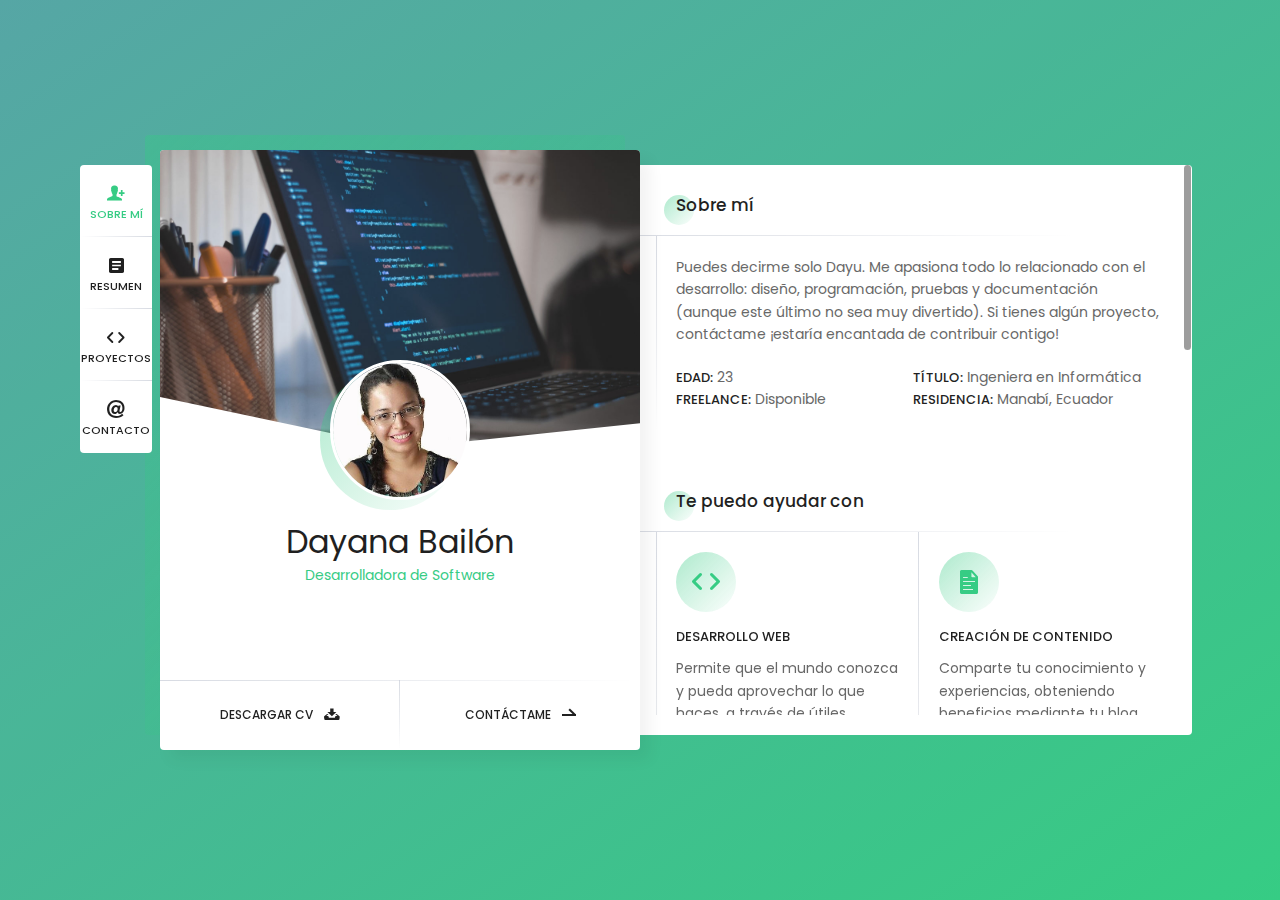
<file: index.html>
<!DOCTYPE html>
<html lang="en">
<head>
	
	<!--
		Basic
	-->
	<meta charset="UTF-8" />
	<meta http-equiv="X-UA-Compatible" content="IE=edge"> 
	<title>@dayubadel - Sitio personal de Dayana Bailón Delgado </title>
	<meta name="viewport" content="width=device-width, initial-scale=1, maximum-scale=1" />
	<meta name="description" content="Sitio personal de Dayana Bailón desarrolladora de software de Manabí Ecuador" />
	<meta name="keywords" content="programador en Manabí, Portafolio, página web Manabí" />
	<meta name="author" content="Dayana Bailón Delgado" />
	
	<!--
		Load Fonts
	-->
	<link href="https://fonts.googleapis.com/css?family=Poppins:100,100i,200,200i,300,300i,400,400i,500,500i,600,600i,700,700i,800,800i,900,900i" rel="stylesheet">
	<link rel="stylesheet" href="https://use.fontawesome.com/releases/v5.0.9/css/all.css" integrity="sha384-5SOiIsAziJl6AWe0HWRKTXlfcSHKmYV4RBF18PPJ173Kzn7jzMyFuTtk8JA7QQG1" crossorigin="anonymous">

	<!--
		Load CSS
	-->
	<link rel="stylesheet" href="css/basic.css" />
	<link rel="stylesheet" href="css/layout.css" />
	<link rel="stylesheet" href="css/blogs.css" />
	<link rel="stylesheet" href="css/ionicons.css" />
	<link rel="stylesheet" href="css/magnific-popup.css" />
	<link rel="stylesheet" href="css/animate.css" />
	<link rel="stylesheet" href="css/gradient.css" />
	
	<!--
		Template Colors
	-->
	<link rel="stylesheet" href="css/template-colors/green.css" />
	
	<!--[if lt IE 9]>
	<script src="http://css3-mediaqueries-js.googlecode.com/svn/trunk/css3-mediaqueries.js"></script>
	<script src="http://html5shim.googlecode.com/svn/trunk/html5.js"></script>
	<![endif]-->
	
	<!--
		Favicons
	-->
	<link rel="shortcut icon" href="images/favicons/favicon.ico">
	

	
</head>

<body>
	<div class="page">
		
		
		
		<!-- preloader -->
		<div class="preloader">
			<div class="centrize full-width">
				<div class="vertical-center">
					<div class="spinner">
						<div class="double-bounce1"></div>
						<div class="double-bounce2"></div>
					</div>
				</div>
			</div>
		</div>

		<!-- background -->
		<div class="background gradient">
			<ul class="bg-bubbles">
      <li></li>
      <li></li>
      <li></li>
      <li></li>
      <li></li>
      <li></li>
      <li></li>
      <li></li>
      <li></li>
      <li></li>
    </ul>
		</div>

		<!--
			Container
		-->
		<div class="container opened" data-animation-in="fadeInUp" data-animation-out="fadeOutUp">

			<!--
				Header
			-->
			<header class="header">

				<!-- menu -->
				<div class="top-menu">
					<ul>
						<li class="active">
							<a href="#about-card">
								<span class="icon ion-person-add"></span>
								<span class="link">Sobre mí</span>
							</a>
						</li>
						<li>
							<a href="#resume-card">
								<span class="icon ion-android-list"></span>
								<span class="link">Resumen</span>
							</a>
						</li>
						<li>
							<a href="#works-card">
								<span class="icon ion-code"></span>
								<span class="link">Proyectos</span>
							</a>
						</li>
						<!-- <li>
							<a href="#blog-card">
								<span class="icon ion-chatbox-working"></span>
								<span class="link">Blog</span>
							</a>
						</li> -->
						<li>
							<a href="#contacts-card">
								<span class="icon ion-at"></span>
								<span class="link">Contacto</span>
							</a>
						</li>
					</ul>
				</div>

			</header>

			<!--
				Card - Started
			-->
			<div class="card-started" id="home-card">

				<!--
					Profile
				-->
				<div class="profile">

					<!-- profile image -->
					<div class="slide" style="background-image: url(images/bg.jpg);"></div>

					<!-- profile photo -->
					<div class="image">
						<img src="images/dayu.jpg" alt="" />
					</div>

					<!-- profile titles -->
					<div class="title">Dayana Bailón</div>
					<div class="subtitle">Desarrolladora de Software</div>

					<!-- profile socials -->
					<div class="social">
						<a target="_blank" href="https://twitter.com/dayubadel"><span class="fab fa-twitter"></span></a>
						<a target="_blank" href="https://github.com/dayubadel"><span class="fab fa-github"></span></a>
						<a target="_blank" href="https://linkedin.com/dayubadel"><span class="fab fa-linkedin"></span></a>
						<a target="_blank" href="https://instagram.com/dayubadel"><span class="fab fa-instagram"></span></a>
						
					</div>
					
					<!-- profile buttons -->
					<div class="lnks">
						<a href="documentos/DayanaBailon-CV.pdf" download="DayanaBailon-CV" class="lnk">
							<span class="text">Descargar CV</span>
							<span class="ion ion-archive"></span>
						</a>
						<a href="#contacts-card" class="lnk discover">
							<span class="text">Contáctame</span>
							<span class="arrow"></span>
						</a>
					</div>

				</div>

			</div>

			<!-- 
				Card - About
			-->
			<div class="card-inner animated active" id="about-card">
				<div class="card-wrap">

					<!-- 
						About 
					-->
					<div class="content about">

						<!-- title -->
						<div class="title">Sobre mí</div>

						<!-- content -->
						<div class="row">
							<div class="col col-d-12 col-t-12 col-m-12 border-line-v">
								<div class="text-box">
									<p>
										Puedes decirme solo Dayu. Me apasiona todo lo relacionado con el desarrollo: diseño, programación, pruebas y documentación (aunque este último no sea muy divertido). Si tienes algún proyecto, contáctame ¡estaría encantada de contribuir contigo!
									</p>
								</div>
								<div class="info-list">
									<ul>
										<li><strong>Edad: </strong> 23</li>
										<li><strong>Título:</strong> Ingeniera en Informática</li>
										<li><strong>Freelance:</strong> Disponible</li>
										<li><strong>Residencia:   </strong> Manabí, Ecuador</li>
									</ul>
								</div>
							</div>
							<div class="clear"></div>
						</div>

					</div>

					<!--
						Services
					-->
					<div class="content services">

						<!-- title -->
						<div class="title">Te puedo ayudar con</div>

						<!-- content -->
						<div class="row service-items border-line-v">

							<!-- service item -->
							<div class="col col-d-6 col-t-6 col-m-12 border-line-h">
								<div class="service-item">
									<div class="icon"><span class="ion ion-code"></span></div>
									<div class="name">Desarrollo web</div>
									<p>
										Permite que el mundo conozca y pueda aprovechar lo que haces, a través de útiles aplicaciones y sitios web.
									</p>
								</div>
							</div>

							<!-- service item -->
							<div class="col col-d-6 col-t-6 col-m-12 border-line-h">
								<div class="service-item">
									<div class="icon"><span class="ion ion-document-text"></span></div>
									<div class="name">Creación de contenido</div>
									<p>
										Comparte tu conocimiento y experiencias, obteniendo beneficios mediante tu blog personal o profesional.
									</p>
								</div>
							</div>

							<!-- service item -->
							<div class="col col-d-6 col-t-6 col-m-12">
								<div class="service-item">
									<div class="icon"><span class="ion ion-archive"></span></div>
									<div class="name">Aplicaciones empresariales</div>
									<p>
										Automatiza tus procesos. Ten el control total de tu empresa. La integridad y seguridad de la información es determinante.
									</p>
								</div>
							</div>

							<!-- service item -->
							<div class="col col-d-6 col-t-6 col-m-12">
								<div class="service-item">
									<div class="icon"><span class="ion ion-coffee"></span></div>
									<div class="name">Soluciones informáticas</div>
									<p>
										Busca ayuda. Luego del análisis del problema puedes aplicar la mejor solución informática. Software a la medida.
									</p>
								</div>
							</div>

							<div class="clear"></div>
						</div>

					</div>

					<!--
						Price Tables
					-->
					<div class="content pricing">

						<!-- title -->
						<div class="title">Precios</div>

						<!-- content -->
						<div class="row pricing-items">

							<!-- pricing item -->
							<div class="col col-d-6 col-t-6 col-m-12 border-line-v">
								<div class="pricing-item">
									<div class="icon"><i class="ion ion-speedometer speed-basic"></i></div>
									<div class="name">Básico</div>
									<div class="amount">
										<span class="dollar">$</span>
										<span class="number">189</span>
										<span class="period">página web</span>
									</div>
									<div class="feature-list">
										<ul>
											<li>Interfaz moderna</li>
											<li>Adaptable en todos los dispositivos</li>
											<li>Presentación de productos/servicios</li>
											<li>Galería de fotografías</li>
											<li class="disable" >Blog personal o profesional</li>
											<li class="disable" >Base de datos</li>
											<li  class="disable" >Panel de administración <strong>incluye capacitación</strong> </li>
										</ul>
									</div>
									<div class="lnks">
										<a href="#" class="lnk">
											<span class="text">Estoy interesado</span>
											<i class="ion ion-speedometer speed-basic"></i>
										</a>
									</div>
								</div>
							</div>

							<!-- pricing item -->
							<div class="col col-d-6 col-t-6 col-m-12 border-line-v">
								<div class="pricing-item">
									<div class="icon"><i class="ion ion-speedometer"></i></div>
									<div class="name">Profesional</div>
									<div class="amount">
										<span class="dollar">$</span>
										<span class="number">289</span>
										<span class="period">o más</span>
									</div>
									<div class="feature-list">
										<ul>
											<li>Interfaz moderna</li>
											<li>Adaptable en todos los dispositivos</li>
											<li>Presentación de productos/servicios</li>
											<li>Galería de fotografías</li>
											<li>Blog personal o profesional</li>
											<li>Base de datos</li>
											<li>Panel de administración <strong>incluye capacitación</strong> </li>
										</ul>
									</div>
									<div class="lnks">
										<a href="#" class="lnk">
											<span class="text">Recibir proforma</span>
											<i class="ion ion-speedometer"></i>
										</a>
									</div>
								</div>
							</div>

							<div class="clear"></div>
						</div>

					</div>

					<!--
						Fun Fact
					-->
					<div class="content fuct">

						<!-- title -->
						<div class="title">Fun Fact</div>

						<!-- content -->
						<div class="row fuct-items">

							<!-- fuct item -->
							<div class="col col-d-3 col-t-3 col-m-6 border-line-v">
								<div class="fuct-item">
									<div class="icon"><span class="ion ion-disc"></span></div>
									<div class="name">80 Albumes Listened</div>
								</div>
							</div>

							<!-- fuct item -->
							<div class="col col-d-3 col-t-3 col-m-6 border-line-v">
								<div class="fuct-item">
									<div class="icon"><span class="ion ion-trophy"></span></div>
									<div class="name">15 Awards Won</div>
								</div>
							</div>

							<!-- fuct item -->
							<div class="col col-d-3 col-t-3 col-m-6 border-line-v">
								<div class="fuct-item">
									<div class="icon"><span class="ion ion-coffee"></span></div>
									<div class="name">1 000 Cups of coffee</div>
								</div>
							</div>

							<!-- fuct item -->
							<div class="col col-d-3 col-t-3 col-m-6 border-line-v">
								<div class="fuct-item">
									<div class="icon"><span class="ion ion-flag"></span></div>
									<div class="name">10 Countries Visited</div>
								</div>
							</div>

							<div class="clear"></div>
						</div>

					</div>

					

				</div>
			</div>

			<!--
				Card - Resume
			-->
			<div class="card-inner" id="resume-card">
				<div class="card-wrap">

					<!--
						Resume
					-->
					<div class="content resume">

						<!-- title -->
						<div class="title">Resumen</div>

						<!-- content -->
						<div class="row">

							<!-- experience -->
							<div class="col col-d-6 col-t-6 col-m-12 border-line-v">
								<div class="resume-title border-line-h">
									<div class="icon"><i class="ion ion-briefcase"></i></div>
									<div class="name">Experiencia</div>
								</div>
								<div class="resume-items">
									<div class="resume-item border-line-h active">
										<div class="date">09/18 - Hasta la actualidad</div>
										<div class="name">Desarrolladora de software</div>
										<div class="company">ESPAM MFL</div>
										<p>
											Metiéndole mano, optimizando y documentando código en <i>php, c#, mysql, sql, javascript...</i> para soluciones web. 
										</p>
									</div>
									<div class="resume-item border-line-h">
										<div class="date">01/17 - 08/18</div>
										<div class="name">Facilitadora</div>
										<div class="company">CNT EP</div>
										<p>
											Soporte técnico, asesoría en emprendimientos y capacitaciones sobre diseño de páginas web y otros temas referentes a las TIC.
										</p>
									</div>
								</div>
							</div>

							<!-- education -->
							<div class="col col-d-6 col-t-6 col-m-12 border-line-v">
								<div class="resume-title border-line-h">
									<div class="icon"><i class="ion ion-university"></i></div>
									<div class="name">Educación</div>
								</div>
								<div class="resume-items">
									<div class="resume-item border-line-h active">
										<div class="date">Abril - Julio /2018</div>
										<div class="name">Cursos de tecnología</div>
										<div class="company">Fundación Carlos Jim y MINTEL</div>
										<p>
											Desarrollador Back-End, Técnico en Informática, Asistente web, Finder.
										</p>
									</div>
									<div class="resume-item border-line-h">
										<div class="date">Febrero - Abril /2018</div>
										<div class="name">Cursos de emprendimiento</div>
										<div class="company">Fundación Telefónica y MINTEL</div>
										<p>
											Emprendimiento social y Marketing digital.
										</p>
									</div>
									<div class="resume-item border-line-h">
										<div class="date">2012 - 2017</div>
										<div class="name">Ingeniería en informática</div>
										<div class="company">ESPAM MFL</div>
										<p>
											Desarrollo del Núcleo de un Workflow para automatizar procesos administrativos, como trabajo de titulación.
										</p>
									</div>

							</div>

							<div class="clear"></div>
						</div>

					</div>

					<!--
						Skills
					-->
					<div class="content skills">

						<!-- title -->
						<div class="title">Mis destrezas</div>

						<!-- content -->
						<div class="row">

							<!-- skill item -->
							<div class="col col-d-6 col-t-6 col-m-12 border-line-v">
								<div class="skills-list">
									<div class="skill-title border-line-h">
										<div class="icon"><i class="ion ion-code"></i></div>
										<div class="name">Desarrollo</div>
									</div>
									<ul>
										<li class="border-line-h"> 
											<div class="name">C# / SQL Server</div>
											<div class="progress">
												<div class="percentage" style="width:89%;"></div>
											</div>
										</li>
										<li class="border-line-h"> 
											<div class="name">PHP / MySql</div>
											<div class="progress">
												<div class="percentage" style="width:87%;"></div>
											</div>
										</li>
										<li class="border-line-h"> 
											<div class="name">HTML / CSS / JavaScript</div>
											<div class="progress">
												<div class="percentage" style="width:80%;"></div>
											</div>
										</li>
										<li>
											<div class="name">Git / Github</div>
											<div class="progress">
												<div class="percentage" style="width:99%;"></div>
											</div>
										</li>
									</ul>
								</div>
							</div>

							<!-- skill item -->
							<div class="col col-d-6 col-t-6 col-m-12 border-line-v">
								<div class="skills-list">
									<div class="skill-title border-line-h">
										<div class="icon"><i class="ion ion-easel"></i></div>
										<div class="name">Generales</div>
									</div>
									<ul>
										<li class="border-line-h"> 
											<div class="name">Diseño web</div>
											<div class="progress">
												<div class="percentage" style="width:79%;"></div>
											</div>
										</li>
										<li class="border-line-h"> 
											<div class="name">Creación de contenidos</div>
											<div class="progress">
												<div class="percentage" style="width:95%;"></div>
											</div>
										</li>
										<li class="border-line-h"> 
											<div class="name">Marketing digital</div>
											<div class="progress">
												<div class="percentage" style="width:75%;"></div>
											</div>
										</li>
										<li>
											<div class="name">Metodologías de desarrollo</div>
											<div class="progress">
												<div class="percentage" style="width:90%;"></div>
											</div>
										</li>
									</ul>
								</div>
							</div>

							<div class="clear"></div>
						</div>

					</div>

				</div>
			</div>
		</div>
			<!--
				Card - Works
			-->
			<div class="card-inner" id="works-card">
				<div class="card-wrap">

					<!--
						Works
					-->
					<div class="content works">

						<!-- title -->
						<div class="title">Proyectos</div>

						<!-- filters -->
						<div class="filter-menu filter-button-group">
							<div class="f_btn active">
								<label><input type="radio" name="fl_radio" value="grid-item" />Todo</label>
							</div>
							<div class="f_btn">
								<label><input type="radio" name="fl_radio" value="laravel" />Laravel</label>
							</div>
							<div class="f_btn">
								<label><input type="radio" name="fl_radio" value="asp" />ASP.Net</label>
							</div>
							<div class="f_btn">
								<label><input type="radio" name="fl_radio" value="zend" />Zend</label>
							</div>
							<div class="f_btn">
								<label><input type="radio" name="fl_radio" value="wordpress" />Wordpress</label>
							</div>
						</div>

						<!-- content -->
						<div class="row grid-items border-line-v">

							
							<!-- work item wordpress -->
							<div class="col col-d-6 col-t-6 col-m-12 grid-item wordpress border-line-h">
								<div class="box-item">
									<div class="image">
										<a href="#popup-1" class="has-popup-media">
											<img src="images/works/work6.jpg" alt="" />
											<span class="info">
												<span class="ion ion-images"></span>
											</span>
										</a>
									</div>
									<div class="desc">
										<a href="#popup-1" class="name has-popup-media">Blog</a>
										<div class="category">Wordpress</div>
									</div>
									<div id="popup-1" class="popup-box mfp-fade mfp-hide">
										<div class="content">
											<div class="image">
												<img src="images/works/work6.jpg" alt="">
											</div>
											<div class="desc">
												<div class="post-box">
													<h1>Blog - Ecuador Contigo</h1>						
													<div class="blog-detail">Wordpress</div>
													<div class="blog-content">
														<p>
															So striking at of to welcomed resolved. Northward by described up household therefore 
															attention. Excellence decisively nay man yet impression for contrasted remarkably.
														</p>
														<p>
															Forfeited you engrossed but gay sometimes explained. Another as studied it to evident. 
															Merry sense given he be arise. Conduct at an replied removal an amongst. Remaining 
															determine few her two cordially admitting old.
														</p>
														<blockquote>
															Vestibulum ante ipsum primis in faucibus orci luctus et ultrices posuere cubilia 
															Curae; Pellentesque suscipit.
														</blockquote>
														<p>
															Tiled say decay spoil now walls meant house. My mr interest thoughts screened of outweigh 
															removing. Evening society musical besides inhabit ye my. Lose hill well up will he over on. 
															Increasing sufficient everything men him admiration unpleasing sex.
														</p>
														<ul class="list-style">
															<li>Greatest properly off ham exercise all.</li>
															<li>Unsatiable invitation its possession nor off.</li>
															<li>All difficulty estimating unreserved increasing the solicitude.</li>
														</ul>
														<p>
															Unpleasant astonished an diminution up partiality. Noisy an their of meant. Death means 
															up civil do an offer wound of.
														</p>
													</div>
													<a href="#" class="button">
														<span class="text">View Project</span>
														<span class="arrow"></span>
													</a>
												</div>
											</div>
										</div>
									</div>
								</div>
							</div>

							
							<!-- work item laravel -->
							<div class="col col-d-6 col-t-6 col-m-12 grid-item laravel border-line-h">
								<div class="box-item">
									<div class="image">
										<a href="#popup-2" class="has-popup-media">
											<img src="images/works/work4.jpg" alt="" />
											<span class="info">
												<span class="ion ion-images"></span>
											</span>
										</a>
									</div>
									<div class="desc">
										<a href="#popup-2" class="name has-popup-media">Sitio web Carrera Computación</a>
										<div class="category">Laravel</div>
									</div>
									<div id="popup-2" class="popup-box mfp-fade mfp-hide">
										<div class="content">
											<div class="image">
												<img src="images/works/work4.jpg" alt="">
											</div>
											<div class="desc">
												<div class="post-box">
													<h1>Carrera Computación / ESPAM MFL</h1>						
													<div class="blog-detail">Laravel</div>
													<div class="blog-content">
														<p>
															So striking at of to welcomed resolved. Northward by described up household therefore 
															attention. Excellence decisively nay man yet impression for contrasted remarkably.
														</p>
														<p>
															Forfeited you engrossed but gay sometimes explained. Another as studied it to evident. 
															Merry sense given he be arise. Conduct at an replied removal an amongst. Remaining 
															determine few her two cordially admitting old.
														</p>
														<blockquote>
															Vestibulum ante ipsum primis in faucibus orci luctus et ultrices posuere cubilia 
															Curae; Pellentesque suscipit.
														</blockquote>
														<p>
															Tiled say decay spoil now walls meant house. My mr interest thoughts screened of outweigh 
															removing. Evening society musical besides inhabit ye my. Lose hill well up will he over on. 
															Increasing sufficient everything men him admiration unpleasing sex.
														</p>
														<ul class="list-style">
															<li>Greatest properly off ham exercise all.</li>
															<li>Unsatiable invitation its possession nor off.</li>
															<li>All difficulty estimating unreserved increasing the solicitude.</li>
														</ul>
														<p>
															Unpleasant astonished an diminution up partiality. Noisy an their of meant. Death means 
															up civil do an offer wound of.
														</p>
													</div>
													<a href="#" class="button">
														<span class="text">View Project</span>
														<span class="arrow"></span>
													</a>
												</div>
											</div>
										</div>
									</div>
								</div>
							</div>

							<!-- work item asp -->
							<div class="col col-d-6 col-t-6 col-m-12 grid-item asp border-line-h">
								<div class="box-item">
									<div class="image">
										<a href="#popup-3" class="has-popup-media">
											<img src="images/works/work3.jpg" alt="" />
											<span class="info">
												<span class="ion ion-images"></span>
											</span>
										</a>
									</div>
									<div class="desc">
										<a href="#popup-3" class="name has-popup-media">Núcleo Workflow</a>
										<div class="category">ASP.Net</div>
									</div>
									<div id="popup-3" class="popup-box mfp-fade mfp-hide">
										<div class="content">
											<div class="image">
												<img src="images/works/work3.jpg" alt="">
											</div>
											<div class="desc">
												<div class="post-box">
													<h1>Núcleo de un Workflow para automatizar procesos administrativos</h1>						
													<div class="blog-detail">ASP.Net</div>
													<div class="blog-content">
														<p>
															So striking at of to welcomed resolved. Northward by described up household therefore 
															attention. Excellence decisively nay man yet impression for contrasted remarkably.
														</p>
														<p>
															Forfeited you engrossed but gay sometimes explained. Another as studied it to evident. 
															Merry sense given he be arise. Conduct at an replied removal an amongst. Remaining 
															determine few her two cordially admitting old.
														</p>
														<blockquote>
															Vestibulum ante ipsum primis in faucibus orci luctus et ultrices posuere cubilia 
															Curae; Pellentesque suscipit.
														</blockquote>
														<p>
															Tiled say decay spoil now walls meant house. My mr interest thoughts screened of outweigh 
															removing. Evening society musical besides inhabit ye my. Lose hill well up will he over on. 
															Increasing sufficient everything men him admiration unpleasing sex.
														</p>
														<ul class="list-style">
															<li>Greatest properly off ham exercise all.</li>
															<li>Unsatiable invitation its possession nor off.</li>
															<li>All difficulty estimating unreserved increasing the solicitude.</li>
														</ul>
														<p>
															Unpleasant astonished an diminution up partiality. Noisy an their of meant. Death means 
															up civil do an offer wound of.
														</p>
													</div>
													<a href="#" class="button">
														<span class="text">View Project</span>
														<span class="arrow"></span>
													</a>
												</div>
											</div>
										</div>
									</div>
								</div>
							</div>


							<!-- work item zend -->
							<div class="col col-d-6 col-t-6 col-m-12 grid-item zend border-line-h">
								<div class="box-item">
									<div class="image">
										<a href="#popup-4" class="has-popup-media">
											<img src="images/works/work7.jpg" alt="" />
											<span class="info">
												<span class="ion ion-images"></span>
											</span>
										</a>
									</div>
									<div class="desc">
										<a href="#popup-4" class="name has-popup-media">Sistema de Gestión Parroquial</a>
										<div class="category">Zend Framework</div>
									</div>
									<div id="popup-4" class="popup-box mfp-fade mfp-hide">
										<div class="content">
											<div class="image">
												<img src="images/works/work7.jpg" alt="">
											</div>
											<div class="desc">
												<div class="post-box">
													<h1>Sistema de Gestión Parroquial</h1>						
													<div class="blog-detail">Zend Framework</div>
													<div class="blog-content">
														<p>
															So striking at of to welcomed resolved. Northward by described up household therefore 
															attention. Excellence decisively nay man yet impression for contrasted remarkably.
														</p>
														<p>
															Forfeited you engrossed but gay sometimes explained. Another as studied it to evident. 
															Merry sense given he be arise. Conduct at an replied removal an amongst. Remaining 
															determine few her two cordially admitting old.
														</p>
														<blockquote>
															Vestibulum ante ipsum primis in faucibus orci luctus et ultrices posuere cubilia 
															Curae; Pellentesque suscipit.
														</blockquote>
														<p>
															Tiled say decay spoil now walls meant house. My mr interest thoughts screened of outweigh 
															removing. Evening society musical besides inhabit ye my. Lose hill well up will he over on. 
															Increasing sufficient everything men him admiration unpleasing sex.
														</p>
														<ul class="list-style">
															<li>Greatest properly off ham exercise all.</li>
															<li>Unsatiable invitation its possession nor off.</li>
															<li>All difficulty estimating unreserved increasing the solicitude.</li>
														</ul>
														<p>
															Unpleasant astonished an diminution up partiality. Noisy an their of meant. Death means 
															up civil do an offer wound of.
														</p>
													</div>
													<a href="#" class="button">
														<span class="text">View Project</span>
														<span class="arrow"></span>
													</a>
												</div>
											</div>
										</div>
									</div>
								</div>
							</div>

							<!-- work item laravel -->
							<div class="col col-d-6 col-t-6 col-m-12 grid-item laravel border-line-h">
								<div class="box-item">
									<div class="image">
										<a href="#popup-5" class="has-popup-media">
											<img src="images/works/work2.jpg" alt="" />
											<span class="info">
												<span class="ion ion-images"></span>
											</span>
										</a>
									</div>
									<div class="desc">
										<a href="#popup-5" class="name has-popup-media">Administración Carrera Computación</a>
										<div class="category">Laravel</div>
									</div>
									<div id="popup-5" class="popup-box mfp-fade mfp-hide">
										<div class="content">
											<div class="image">
												<img src="images/works/work2.jpg" alt="">
											</div>
											<div class="desc">
												<div class="post-box">
													<h1>Panel de administración del micrositio de la Carrera de Computación / ESPAM MFL</h1>						
													<div class="blog-detail">Laravel</div>
													<div class="blog-content">
														<p>
															Fui parte del equipo de desarrollo de la aplicación Web para la gestión de información académica útil al alumnado de la Carrera Computación de la ESPAM MFL.
														</p>
														<p>
															Se utilizó como metodología de desarrollo de Software XP (Extreme Programming) la cual está principalmente enfocada en la simplicidad. Como framework Laravel en su versión 5.2 y lenguaje de programación PHP.
														</p>
														<blockquote>
															Laravel al ser uno de los mejores frameworks Web en la actualidad, tiene como objetivo principal que quienes lo utilicen trabajen satisfactoriamente porque se mantiene la perspectiva de que «los desarrolladores felices hacen mejor código» (Laravel, 2015).
														</blockquote>
														<p>
															
														</p>
														<ul class="list-style">
															<li></li>
															<li>Unsatiable invitation its possession nor off.</li>
															<li>All difficulty estimating unreserved increasing the solicitude.</li>
														</ul>
														<p>
															Unpleasant astonished an diminution up partiality. Noisy an their of meant. Death means 
															up civil do an offer wound of.
														</p>
													</div>
													<a href="#" class="button">
														<span class="text">View Project</span>
														<span class="arrow"></span>
													</a>
												</div>
											</div>
										</div>
									</div>
								</div>
							</div>

							<div class="clear"></div>
						</div>

					</div>

				</div>
			</div>

			<!--
				Card - Blog
			-->
			<div class="card-inner blog" id="blog-card">
				<div class="card-wrap">

					<!--
						Blog
					-->
					<div class="content blog">

						<!-- title -->
						<div class="title">Latest Posts</div>

						<!-- content -->
						<div class="row border-line-v">

							<!-- blog item -->
							<div class="col col-d-12 col-t-12 col-m-12 border-line-h">
								<div class="box-item">
									<div class="image">
										<a href="blog-post.html">
											<img src="images/blog/blog1.jpg" alt="" />
											<span class="info">
												<span class="ion ion-document-text"></span>
											</span>
											<span class="date"><strong>20</strong>Jun</span>
										</a>
									</div>
									<div class="desc">
										<a href="blog-post.html" class="name">By spite about do of do allow blush</a>
										<div class="category">Design</div>
									</div>
								</div>
							</div>

							<!-- blog item -->
							<div class="col col-d-12 col-t-12 col-m-12 border-line-h">
								<div class="box-item">
									<div class="image">
										<a href="blog-post.html">
											<img src="images/blog/blog2.jpg" alt="" />
											<span class="info">
												<span class="ion ion-document-text"></span>
											</span>
											<span class="date"><strong>19</strong>Jun</span>
										</a>
									</div>
									<div class="desc">
										<a href="blog-post.html" class="name">Two Before Arrow Not Relied</a>
										<div class="category">Coding</div>
									</div>
								</div>
							</div>

							<!-- blog item -->
							<div class="col col-d-12 col-t-12 col-m-12 border-line-h">
								<div class="box-item">
									<div class="image">
										<a href="blog-post.html">
											<img src="images/blog/blog3.jpg" alt="" />
											<span class="info">
												<span class="ion ion-document-text"></span>
											</span>
											<span class="date"><strong>20</strong>Jun</span>
										</a>
									</div>
									<div class="desc">
										<a href="blog-post.html" class="name">By spite about do of do allow blush</a>
										<div class="category">Travel</div>
									</div>
								</div>
							</div>

							<div class="clear"></div>
						</div>

					</div>

				</div>
			</div>

			<!--
				Card - Contacts
			-->
			<div class="card-inner contacts" id="contacts-card">
				<div class="card-wrap">

					

					<!--
						Contact Form
					-->
					<div class="content contacts">

						<!-- title -->
						<div class="title">Muy pronto podrás escribirme</div>

						<!-- content -->
						<div class="row">
							<div class="col col-d-12 col-t-12 col-m-12 border-line-v">
								<div class="contact_form">
									<form id="cform" method="post">
										<div class="row">
											<div class="col col-d-6 col-t-6 col-m-12">
												<div class="group-val">
													<input disabled="true" type="text" name="name" placeholder="Ingresa tu nombre" />
												</div>
											</div>
											<div class="col col-d-6 col-t-6 col-m-12">
												<div class="group-val">
													<input disabled="true" type="text" name="email" placeholder="Ingresa tu correo electrónico" />
												</div>
											</div>
											<div class="col col-d-12 col-t-12 col-m-12">
												<div   class="group-val">
													<textarea disabled="true" name="message" placeholder="Ingresa tu mensaje"></textarea>
												</div>
											</div>
										</div>
										<div class="align-left">
											<a disabled="true" href="#" class="button" >
												<span class="text"> Enviar Mensaje </span>
												<span class="arrow"></span>
											</a>
										</div>
									</form>
									<div class="alert-success">
										<p>Gracias, tu mensaje ha sido enviado con éxito. ¡Muy pronto, me pondré en contacto contigo!</p>
									</div>
								</div>
							</div>
							<div class="clear"></div>
						</div>

					</div>

					<!--
						Conacts Info
					-->
					<div class="content contacts">

						<!-- title -->
						<div class="title">Contacto</div>

						<!-- content -->
						<div class="row">
							<div class="col col-d-12 col-t-12 col-m-12 border-line-v">
								<!-- 	<div class="map" id="map"></div> -->
								<div class="info-list">
									<ul>
										<li><strong>Dirección . . . . .</strong> Manabí, Ecuador</li>
										<li><strong>Freelance . . . . .</strong> Disponible</li>
									</ul>
								</div>
							</div>
							<div class="clear"></div>
						</div>

					</div>

				</div>
			</div>

		</div>
	</div>
	
	<!--
		jQuery Scripts
	-->
	<script src="js/jquery.min.js"></script>
	<script src="js/jquery.validate.js"></script>
	<script src="js/jquery.magnific-popup.js"></script>
	<script src="js/imagesloaded.pkgd.js"></script>
	<script src="js/masonry.pkgd.js"></script>
	<script src="js/masonry-filter.js"></script>
	<script src="js/jquery.slimscroll.js"></script>
	
	<!--
		Google map api
	
	<script src="https://maps.google.com/maps/api/js?sensor=false"></script>
	-->
	<!--
		Main Scripts
	-->
	<script src="js/scripts.js"></script>
</body>
</html>
</file>
<file: css/basic.css>
/*
*	 Author: beshleyua
*	 Author URL: http://themeforest.net/user/beshleyua
*/

/* TABLE OF CONTENTS
	1. Base
	2. Container
	3. Columns
	4. Preloader
	5. Typography
	6. Forms
	7. Alignments
	8. Animations
*/

/*
	1. Basic
*/

html {
	margin-right: 0!important;
}

body {
	margin: 0;
	padding: 0;
	border: none;
	font-family: 'Poppins';
	font-size: 14px;
	color: #626262;
	background: #d8dbe2;
	letter-spacing: 0em;
	font-weight: 400;
	-webkit-font-smoothing: antialiased;
	-webkit-text-size-adjust: 100%;
}

.page {
	position: absolute;
	overflow: hidden;
	width: 100%;
	height: 100%;
}


@media (max-width: 1023px) {
	.page {
		overflow: visible;
	}

}

* {
	box-sizing: border-box;
	-webkit-box-sizing: border-box;
}

/*
	2. Container
*/
.container {
	margin: -300px 0 0 -240px;
	position: absolute;
	top: 50%;
	left: 50%;
	width: 480px;
	height: 600px;
	transform: translateX(0px);
	-webkit-transform: translateX(0px);
	-moz-transform: translateX(0px);
	-o-transform: translateX(0px);
	transition: all 0.4s ease 0s;
	-moz-transition: all 0.4s ease 0s;
	-webkit-transition: all 0.4s ease 0s;
	-o-transition: all 0.4s ease 0s;
}

.container.opened {
	transform: translateX(-240px);
	-webkit-transform: translateX(-240px);
	-moz-transform: translateX(-240px);
	-o-transform: translateX(-240px);
}

@media (max-width: 1072px) {
	.container {
		margin: -300px 0 0 -220px;
		width: 440px;
	}

	.container.opened {
		transform: translateX(-204px);
		-webkit-transform: translateX(-204px);
		-moz-transform: translateX(-204px);
		-o-transform: translateX(-204px);
	}

}

@media (max-width: 1023px) {
	.container {
		margin: 0 auto;
		position: relative;
		top: 83px;
		left: 0;
		width: auto;
		max-width: 540px;
		height: auto;
		transform: none;
		-webkit-transform: none;
		-moz-transform: none;
		-o-transform: none;
	}

	.container.opened {
		transform: none;
		-webkit-transform: none;
		-moz-transform: none;
		-o-transform: none;
	}

}

@media (max-width: 560px) {
	.container {
		margin: 0 5px;
		top: 78px;
		width: auto;
		max-width: 100%;
	}

}

.background {
	position: fixed;
	top: 0%;
	left: 0%;
	width: 100%;
	height: 100%;
	background-position: center center;
	background-repeat: no-repeat;
	background-size: cover;
	background-color: rgba(46, 202, 127, 0.4);
}

/*
	3. Columns
*/
.row {
	margin: 0 -20px;
	position: relative;
	font-size: 0;
}

.row .col {
	padding: 20px;
	position: relative;
	display: inline-block;
	vertical-align: top;
	font-size: 14px;
}

.row .col .col {
	padding-top: 0;
	padding-bottom: 20px;
}

@media (min-width: 1024px) {
	.row .col.col-d-12 {
		width: 99.996%;
	}

	.row .col.col-d-11 {
		width: 91.663%;
	}

	.row .col.col-d-10 {
		width: 83.333%;
	}

	.row .col.col-d-9 {
		width: 74.997%;
	}

	.row .col.col-d-8 {
		width: 66.664%;
	}

	.row .col.col-d-7 {
		width: 58.331%;
	}

	.row .col.col-d-6 {
		width: 49.998%;
	}

	.row .col.col-d-5 {
		width: 41.665%;
	}

	.row .col.col-d-4 {
		width: 33.332%;
	}

	.row .col.col-d-3 {
		width: 24.999%;
	}

	.row .col.col-d-2 {
		width: 16.666%;
	}

	.row .col.col-d-1 {
		width: 8.333%;
	}

}

@media (max-width: 1023px) {
	.row .col.col-t-12 {
		width: 99.996%;
	}

	.row .col.col-t-11 {
		width: 91.663%;
	}

	.row .col.col-t-10 {
		width: 83.333%;
	}

	.row .col.col-t-9 {
		width: 74.997%;
	}

	.row .col.col-t-8 {
		width: 66.664%;
	}

	.row .col.col-t-7 {
		width: 58.331%;
	}

	.row .col.col-t-6 {
		width: 49.998%;
	}

	.row .col.col-t-5 {
		width: 41.665%;
	}

	.row .col.col-t-4 {
		width: 33.332%;
	}

	.row .col.col-t-3 {
		width: 24.999%;
	}

	.row .col.col-t-2 {
		width: 16.666%;
	}

	.row .col.col-t-1 {
		width: 8.333%;
	}

}

@media (max-width: 560px) {
	.row .col.col-m-12 {
		width: 99.996%;
	}

	.row .col.col-m-11 {
		width: 91.663%;
	}

	.row .col.col-m-10 {
		width: 83.333%;
	}

	.row .col.col-m-9 {
		width: 74.997%;
	}

	.row .col.col-m-8 {
		width: 66.664%;
	}

	.row .col.col-m-7 {
		width: 58.331%;
	}

	.row .col.col-m-6 {
		width: 49.998%;
	}

	.row .col.col-m-5 {
		width: 41.665%;
	}

	.row .col.col-m-4 {
		width: 33.332%;
	}

	.row .col.col-m-3 {
		width: 24.999%;
	}

	.row .col.col-m-2 {
		width: 16.666%;
	}

	.row .col.col-m-1 {
		width: 8.333%;
	}

}

.row:after {
	content: '';
	display: block;
	clear: both;
}

.border-line-v:before {
	content: '';
	position: absolute;
	left: 0;
	top: 0;
	width: 1px;
	height: 100%;
	background: -moz-radial-gradient(top, ellipse cover, rgba(197, 202, 213, 0.7) 0%, rgba(255, 255, 255, 0) 70%);
	background: -webkit-radial-gradient(top, ellipse cover, rgba(197, 202, 213, 0.7) 0%, rgba(255, 255, 255, 0) 70%);
	background: radial-gradient(ellipse at top, rgba(197, 202, 213, 0.7) 0%, rgba(255, 255, 255, 0) 70%);
}

.border-line-h:after {
	content: '';
	position: absolute;
	left: 0;
	bottom: 0;
	width: 100%;
	height: 1px;
	background: -moz-radial-gradient(left, ellipse cover, rgba(197, 202, 213, 0.7) 0%, rgba(255, 255, 255, 0) 70%);
	background: -webkit-radial-gradient(left, ellipse cover, rgba(197, 202, 213, 0.7) 0%, rgba(255, 255, 255, 0) 70%);
	background: radial-gradient(ellipse at left, rgba(197, 202, 213, 0.7) 0%, rgba(255, 255, 255, 0) 70%);
}

/*
	4. Preloader
*/
.preloader {
	position: fixed;
	top: 0;
	left: 0;
	width: 100%;
	height: 100%;
	text-align: center;
	background: #ffffff;
	z-index: 1000;
}

.preloader .spinner {
	position: relative;
	display: inline-block;
	width: 40px;
	height: 40px;
}

.preloader .spinner .double-bounce1,
.preloader .spinner .double-bounce2 {
	position: absolute;
	top: 0;
	left: 0;
	width: 100%;
	height: 100%;
	background: #2eca7f;
	opacity: 1;
	-webkit-animation: sk-bounce 2s infinite ease-in-out;
	animation: sk-bounce 2s infinite ease-in-out;
	border-radius: 50%;
	-moz-border-radius: 50%;
	-webkit-border-radius: 50%;
	-khtml-border-radius: 50%;
}

.preloader .spinner .double-bounce2 {
	-webkit-animation-delay: -1s;
	animation-delay: -1s;
	opacity: 0.1;
}

/*
	5. Typography
*/
h1,
h2,
h3,
h4,
h5,
h6 {
	margin: 0 0 5px 0;
	font-family: 'Poppins';
	font-size: 25px;
	color: #171717;
	line-height: 33px;
	font-weight: 500;
}

h2 {
	font-size: 24px;
}

h3 {
	font-size: 22px;
}

h4 {
	font-size: 20px;
}

h5 {
	font-size: 18px;
}

h6 {
	font-size: 16px;
}

p {
	font-size: 14px;
	line-height: 1.6;
	padding: 0;
	margin: 0 0 20px 0;
}

strong {
	font-weight: 500;
}

/* links, buttons */
.lnks {
	position: absolute;
	bottom: 0;
	left: 0;
	width: 100%;
	height: 70px;
	z-index: 10;
}

.lnks:before {
	content: '';
	position: absolute;
	left: 0;
	top: 0;
	width: 100%;
	height: 1px;
	background: -moz-radial-gradient(left, ellipse cover, rgba(197, 202, 213, 0.7) 0%, rgba(255, 255, 255, 0) 70%);
	background: -webkit-radial-gradient(left, ellipse cover, rgba(197, 202, 213, 0.7) 0%, rgba(255, 255, 255, 0) 70%);
	background: radial-gradient(ellipse at left, rgba(197, 202, 213, 0.7) 0%, rgba(255, 255, 255, 0) 70%);
}

.lnk,
.button {
	position: relative;
	float: left;
	width: 50%;
	height: 70px;
	line-height: 70px;
	font-size: 12px;
	color: #171717;
	font-weight: 500;
	text-align: center;
	text-decoration: none;
	text-transform: uppercase;

}

.lnk:before,
.button:before {
	content: '';
	position: absolute;
	right: 0;
	top: 0;
	width: 1px;
	height: 100%;
	background: -moz-radial-gradient(top, ellipse cover, rgba(197, 202, 213, 0.7) 0%, rgba(255, 255, 255, 0) 70%);
	background: -webkit-radial-gradient(top, ellipse cover, rgba(197, 202, 213, 0.7) 0%, rgba(255, 255, 255, 0) 70%);
	background: radial-gradient(ellipse at top, rgba(197, 202, 213, 0.7) 0%, rgba(255, 255, 255, 0) 70%);
}

.lnk .ion,
.button .ion,
.lnk .arrow,
.button .arrow {
	margin: 0 0 0 8px;
	position: relative;
	top: -2px;
	display: inline-block;
	vertical-align: middle;
	font-size: 18px;
	transition: all 0.3s ease 0s;
	-moz-transition: all 0.3s ease 0s;
	-webkit-transition: all 0.3s ease 0s;
	-o-transition: all 0.3s ease 0s;
}

.lnk .arrow,
.button .arrow {
	top: -1px;
	width: 14px;
	height: 2px;
}

.lnk .arrow:before,
.button .arrow:before,
.lnk .arrow:after,
.button .arrow:after {
	content: '';
	position: absolute;
	left: 0;
	top: 0;
	width: 100%;
	height: 100%;
	background: #171717;
	transition: all 0.3s ease 0s;
	-moz-transition: all 0.3s ease 0s;
	-webkit-transition: all 0.3s ease 0s;
	-o-transition: all 0.3s ease 0s;
}

.lnk .arrow:after,
.button .arrow:after {
	left: auto;
	top: auto;
	right: 0;
	bottom: 3px;
	width: 8px;
	height: 2px;
	transform: rotate(45deg);
	-webkit-transform: rotate(45deg);
	-moz-transform: rotate(45deg);
	-o-transform: rotate(45deg);
}

.lnk .text,
.button .text {
	transition: all 0.3s ease 0s;
	-moz-transition: all 0.3s ease 0s;
	-webkit-transition: all 0.3s ease 0s;
	-o-transition: all 0.3s ease 0s;
}

.lnk:last-child:before,
.button:last-child:before {
	display: none;
}

.lnk:hover,
.button:hover {
	color: #2eca7f;
	border: 1px solid #2eca7f;
}

.lnk:hover .ion,
.button:hover .ion {
	color: #2eca7f;
}

.lnk:hover .arrow:before,
.button:hover .arrow:before,
.lnk:hover .arrow:after,
.button:hover .arrow:after {
	background: #2eca7f;
}

.button {
	display: inline-block;
	float: none;
	width: 30%;
}

a {
	color: #626262;
	text-decoration: none;
	opacity: 1;
	outline: none;
}

a:hover {
	text-decoration: none;
	color: #2eca7f;
}

/* lists */
ol,
ul {
	list-style: none;
	margin-top: 0px;
	margin-bottom: 0px;
	padding-left: 0px;
}

ul ul,
ul ol,
ol ol,
ol ul {
	margin-bottom: 0px;
}

li {
	margin-bottom: 0px;
}

/* code */
code {
	background: #d8dbe2;
	font-size: 16px;
	font-family: 'Poppins';
	margin: 20px 0;
	padding: 10px 20px;
}

/* tables */
table {
	width: 100%;
	margin: 30px 0;
	padding: 0;
	border-collapse: collapse;
}

th {
	font-weight: 500;
	border: none;
	border-bottom: 1px solid #d8dbe2;
	color: #171717;
	padding: 12px 15px;
	text-align: left;
}

td {
	border: none;
	border-bottom: 1px solid #d8dbe2;
	padding: 12px 15px;
	text-align: left;
	color: #626262;
}

/* blockquote */
blockquote {
	font-family: 'Poppins';
}

/*
	6. Forms
*/
input,
textarea,
button {
	margin: 0;
	padding: 0;
	display: block;
	font-family: 'Poppins';
	font-size: 13px;
	width: 100%;
	height: 60px;
	color: #171717;
	background: none;
	border: none;
	border-bottom: 1px solid #d8dbe2;
	-webkit-appearance: none;
	-moz-appearance: none;
	appearance: none;
	resize: none;
	outline: 0;
	transition: all 0.3s ease 0s;
	-moz-transition: all 0.3s ease 0s;
	-webkit-transition: all 0.3s ease 0s;
	-o-transition: all 0.3s ease 0s;
	border-radius: 0px;
	-moz-border-radius: 0px;
	-webkit-border-radius: 0px;
	-khtml-border-radius: 0px;
}

input:focus,
textarea:focus,
button:focus {
	color: #171717;
	border-bottom: 1px solid #2eca7f;
}

textarea {
	padding: 15px 0;
	height: 80px;
}

button {
	width: auto;
	display: inline-block;
	vertical-align: top;
	color: #171717;
	border-bottom: 1px solid #d8dbe2;
	text-align: left;
	cursor: pointer;
}

button:hover {
	border-bottom: 1px solid #2eca7f;
}

label,
legend {
	display: block;
	padding-bottom: 10px;
	font-family: 'Poppins';
	font-size: 14px;
}

fieldset {
	border-width: 0;
	padding: 0;
}

input[type="checkbox"],
input[type="radio"] {
	display: inline;
}

::-webkit-input-placeholder {
	color: #999999;
}

:-moz-placeholder {
	color: #999999;
}

::-moz-placeholder {
	color: #999999;
}

:-ms-input-placeholder {
	color: #999999;
}

input:focus::-webkit-input-placeholder,
textarea:focus::-webkit-input-placeholder {
	color: #171717;
}

input:focus:-moz-placeholder,
textarea:focus:-moz-placeholder {
	color: #171717;
}

input:focus::-moz-placeholder,
textarea:focus::-moz-placeholder {
	color: #171717;
}

input:focus:-ms-input-placeholder,
textarea:focus:-ms-input-placeholder {
	color: #171717;
}

input.error,
textarea.error {
	border-bottom: 1px solid #ff0000 !important;
}

label.error {
	display: none!important;
}

input.error::-moz-placeholder,
textarea.error::-moz-placeholder {
	color: #ff0000;
}

input.error:-moz-placeholder,
textarea.error:-moz-placeholder {
	color: #ff0000;
}

input.error:-ms-input-placeholder,
textarea.error:-ms-input-placeholder {
	color: #ff0000;
}

input.error::-webkit-input-placeholder,
textarea.error::-webkit-input-placeholder {
	color: #ff0000;
}

/*
	7. Alignments
*/
.align-center {
	text-align: center !important;
}

.align-right {
	text-align: right !important;
}

.align-left {
	text-align: left !important;
}

.pull-right {
	float: right !important;
}

.pull-left {
	float: left !important;
}

.pull-none {
	float: none !important;
}

/* width */
.full-width {
	max-width: 100% !important;
	width: 100% !important;
}

.full-max-width {
	max-width: 100% !important;
	width: auto !important;
}

/* vertical align */
.centrize {
	display: table !important;
	table-layout: fixed !important;
	height: 100% !important;
	position: relative !important;
}

.vertical-center {
	display: table-cell !important;
	vertical-align: middle !important;
}

.vertical-top {
	display: table-cell !important;
	vertical-align: top !important;
}

.vertical-bottom {
	display: table-cell !important;
	vertical-align: bottom !important;
}

/* text formating */
.text-uppercase {
	text-transform: uppercase !important;
}

.text-lowercase {
	text-transform: lowercase !important;
}

.text-capitalize {
	text-transform: capitalize !important;
}

.text-regular {
	font-weight: 400 !important;
}

.text-bold {
	font-weight: 700 !important;
}

.text-italic {
	font-style: italic !important;
}

/* clearing */
.clear {
	clear: both;
}

/*
	8. Animations
*/
/* flip cards */
.FlipIn {
	-webkit-backface-visibility: visible !important;
	backface-visibility: visible !important;
	-webkit-animation-duration: 0.7s !important;
	animation-duration: 0.7s !important;
	-webkit-animation-name: FlipIn;
	animation-name: FlipIn;
}

@-webkit-keyframes FlipIn {
	from {
		-webkit-transform: perspective(400px) rotate3d(0, 1, 0, 90deg);
		transform: perspective(400px) rotate3d(0, 1, 0, 90deg);
		-webkit-animation-timing-function: ease-in;
		animation-timing-function: ease-in;
		opacity: 0;
	}

	60% {
		-webkit-transform: perspective(400px) rotate3d(0, 1, 0, 0deg);
		transform: perspective(400px) rotate3d(0, 1, 0, 0deg);
		opacity: 1;
	}

	80% {
		-webkit-transform: perspective(400px) rotate3d(0, 1, 0, -5deg);
		transform: perspective(400px) rotate3d(0, 1, 0, -5deg);
	}

	to {
		-webkit-transform: perspective(400px);
		transform: perspective(400px);
	}

}

@keyframes FlipIn {
	from {
		-webkit-transform: perspective(400px) rotate3d(0, 1, 0, 90deg);
		transform: perspective(400px) rotate3d(0, 1, 0, 90deg);
		-webkit-animation-timing-function: ease-in;
		animation-timing-function: ease-in;
		opacity: 0;
	}

	60% {
		-webkit-transform: perspective(400px) rotate3d(0, 1, 0, 0deg);
		transform: perspective(400px) rotate3d(0, 1, 0, 0deg);
		opacity: 1;
	}

	80% {
		-webkit-transform: perspective(400px) rotate3d(0, 1, 0, -5deg);
		transform: perspective(400px) rotate3d(0, 1, 0, -5deg);
	}

	to {
		-webkit-transform: perspective(400px);
		transform: perspective(400px);
	}

}

.FlipOut {
	-webkit-animation-duration: 0.7s !important;
	animation-duration: 0.7s !important;
	-webkit-backface-visibility: visible !important;
	backface-visibility: visible !important;
	-webkit-animation-name: FlipOut;
	animation-name: FlipOut;
}

@-webkit-keyframes FlipOut {
	from {
		-webkit-transform: perspective(400px);
		transform: perspective(400px);
	}

	30% {
		-webkit-transform: perspective(400px) rotate3d(0, 1, 0, -5deg);
		transform: perspective(400px) rotate3d(0, 1, 0, -5deg);
		opacity: 1;
	}

	to {
		-webkit-transform: perspective(400px) rotate3d(0, 1, 0, 90deg);
		transform: perspective(400px) rotate3d(0, 1, 0, 90deg);
		opacity: 0;
	}

}

@keyframes FlipOut {
	from {
		-webkit-transform: perspective(400px);
		transform: perspective(400px);
	}

	30% {
		-webkit-transform: perspective(400px) rotate3d(0, 1, 0, -5deg);
		transform: perspective(400px) rotate3d(0, 1, 0, -5deg);
		opacity: 1;
	}

	to {
		-webkit-transform: perspective(400px) rotate3d(0, 1, 0, 90deg);
		transform: perspective(400px) rotate3d(0, 1, 0, 90deg);
		opacity: 0;
	}

}

/* preloader */
@-webkit-keyframes sk-bounce {
	0%,
	100% {
		-webkit-transform: scale(0);
	}

	50% {
		-webkit-transform: scale(1);
	}

}

@keyframes sk-bounce {
	0%,
	100% {
		transform: scale(0);
		-webkit-transform: scale(0);
	}

	50% {
		transform: scale(1);
		-webkit-transform: scale(1);
	}

}
</file>
<file: css/layout.css>
/*
*	 Author: beshleyua
*	 Author URL: http://themeforest.net/user/beshleyua
*/

/* TABLE OF CONTENTS
	1. Base
	2. Container
	3. Columns
	4. Preloader
	5. Typography
	6. Forms
	7. Alignments
	8. Animations
*/

/*
	1. Header
*/

.header {
	position: absolute;
	left: -80px;
	top: 15px;
	width: 72px;
	z-index: 100;
	text-align: center;
	opacity: 1;
	visibility: visible;
	border-radius: 4px;
	-moz-border-radius: 4px;
	-webkit-border-radius: 4px;
	-khtml-border-radius: 4px;
}

.header.active {
	opacity: 1!important;
	visibility: visible!important;
}

.header .top-menu {
	width: 100%;
	font-size: 0;
}

.header .top-menu ul li {
	display: block;
	transition: color 0.3s ease 0s;
	-moz-transition: color 0.3s ease 0s;
	-webkit-transition: color 0.3s ease 0s;
	-o-transition: color 0.3s ease 0s;
}

.header .top-menu ul li:first-child a {
	border-radius: 4px 4px 0 0;
	-moz-border-radius: 4px 4px 0 0;
	-webkit-border-radius: 4px 4px 0 0;
	-khtml-border-radius: 4px 4px 0 0;
}

.header .top-menu ul li:last-child a {
	border-radius: 0 0 4px 4px;
	-moz-border-radius: 0 0 4px 4px;
	-webkit-border-radius: 0 0 4px 4px;
	-khtml-border-radius: 0 0 4px 4px;
	border: none;
}

.header .top-menu ul li:last-child a:before {
	display: none;
}

.header .top-menu ul li a {
	position: relative;
	overflow: hidden;
	display: block;
	height: 72px;
	color: #171717;
	text-align: center;
	background: #ffffff;
}

.header .top-menu ul li a:before {
	content: '';
	position: absolute;
	left: 0;
	bottom: 0;
	width: 100%;
	height: 1px;
	background: -moz-radial-gradient(right, ellipse cover, rgba(197, 202, 213, 0.7) 0%, rgba(255, 255, 255, 0) 70%);
	background: -webkit-radial-gradient(right, ellipse cover, rgba(197, 202, 213, 0.7) 0%, rgba(255, 255, 255, 0) 70%);
	background: radial-gradient(ellipse at right, rgba(197, 202, 213, 0.7) 0%, rgba(255, 255, 255, 0) 70%);
}

.header .top-menu ul li a .icon {
	margin: -27px 0 0 -20px;
	position: absolute;
	top: 50%;
	left: 50%;
	width: 40px;
	height: 40px;
	font-size: 20px;
	color: #171717;
	line-height: 40px;
	border-radius: 30px;
	-moz-border-radius: 30px;
	-webkit-border-radius: 30px;
	-khtml-border-radius: 30px;
	transition: all 0.3s ease 0s;
	-moz-transition: all 0.3s ease 0s;
	-webkit-transition: all 0.3s ease 0s;
	-o-transition: all 0.3s ease 0s;
}

.header .top-menu ul li a .link {
	position: absolute;
	left: 0;
	top: 57%;
	width: 100%;
	display: block;
	font-size: 11px;
	font-weight: 500;
	text-transform: uppercase;
	transition: all 0.3s ease 0s;
	-moz-transition: all 0.3s ease 0s;
	-webkit-transition: all 0.3s ease 0s;
	-o-transition: all 0.3s ease 0s;
}

.header .top-menu ul li:hover a,
.header .top-menu ul li.active a {
	color: #2eca7f;
}

.header .top-menu ul li:hover a .icon,
.header .top-menu ul li.active a .icon,
.header .top-menu ul li:hover a .link,
.header .top-menu ul li.active a .link {
	color: #2eca7f;
}

@media (max-width: 1023px) {
	.header {
		position: fixed;
		left: 0;
		top: -4px;
		width: 100%;
		height: 72px;
		display: flex;
		align-items: center;
		justify-content: center;
	}

	.header .top-menu {
		margin: 0 auto;
		max-width: 540px;
		display: flex;
		box-shadow: 0 0 25px rgba(0, 0, 0, 0.05);
	}

	.header .top-menu ul {
		display: flex;
		width: 100%;
	}

	.header .top-menu ul li {
		display: block;
		width: 100%;
	}

	.header .top-menu ul li:first-child a {
		border-radius: 4px 0 0 4px;
		-moz-border-radius: 4px 0 0 4px;
		-webkit-border-radius: 4px 0 0 4px;
		-khtml-border-radius: 4px 0 0 4px;
	}

	.header .top-menu ul li:last-child a {
		border-radius: 0 4px 4px 0;
		-moz-border-radius: 0 4px 4px 0;
		-webkit-border-radius: 0 4px 4px 0;
		-khtml-border-radius: 0 4px 4px 0;
	}

	.header .top-menu ul li a:before {
		content: '';
		position: absolute;
		left: 0;
		bottom: 0;
		width: 1px;
		height: 100%;
		background: -moz-radial-gradient(top, ellipse cover, rgba(197, 202, 213, 0.7) 0%, rgba(255, 255, 255, 0) 70%);
		background: -webkit-radial-gradient(top, ellipse cover, rgba(197, 202, 213, 0.7) 0%, rgba(255, 255, 255, 0) 70%);
		background: radial-gradient(ellipse at top, rgba(197, 202, 213, 0.7) 0%, rgba(255, 255, 255, 0) 70%);
	}

}

@media (max-width: 560px) {
	.header {
		padding: 0 5px;
		width: 100%;
	}

	.header .top-menu {
		max-width: 100%;
	}

}

/*
	2. Card - Started
*/
.card-started {
	position: relative;
	width: 100%;
	height: 600px;
	z-index: 11;
	border-radius: 4px;
	-moz-border-radius: 4px;
	-webkit-border-radius: 4px;
	-khtml-border-radius: 4px;
}

.card-started:before {
	content: '';
	position: absolute;
	top: 0;
	left: 0;
	width: 100%;
	height: 100%;
	box-shadow: 10px 10px 15px rgba(0, 0, 0, 0.05);
	border-radius: 0 0 4px 0;
	-moz-border-radius: 0 0 4px 0;
	-webkit-border-radius: 0 0 4px 0;
	-khtml-border-radius: 0 0 4px 0;
}

.card-started:after {
	content: '';
	position: absolute;
	left: -15px;
	top: -15px;
	width: 100%;
	height: 100%;
	background: -moz-linear-gradient(-45deg, rgba(46, 202, 127, 0.4) 0%, rgba(46, 202, 127, 0.01) 100%);
	background: -webkit-linear-gradient(-45deg, rgba(46, 202, 127, 0.4) 0%, rgba(46, 202, 127, 0.01) 100%);
	background: linear-gradient(135deg, rgba(46, 202, 127, 0.4) 0%, rgba(46, 202, 127, 0.01) 100%);
	border-radius: 4px;
	-moz-border-radius: 4px;
	-webkit-border-radius: 4px;
	-khtml-border-radius: 4px;
}

.card-started .profile {
	padding: 210px 50px 50px 50px;
	position: relative;
	height: 100%;
	background: #ffffff;
	text-align: center;
	z-index: 10;
	border-radius: 4px;
	-moz-border-radius: 4px;
	-webkit-border-radius: 4px;
	-khtml-border-radius: 4px;
}

.card-started .profile.no-photo {
	padding-top: 340px;
}

.card-started .profile.no-photo .image {
	display: none;
}

.card-started .profile .slide {
	position: absolute;
	overflow: hidden;
	left: 0;
	top: 0;
	width: 100%;
	height: 300px;
	background-color: #626262;
	background-repeat: no-repeat;
	background-position: center center;
	background-size: cover;
	border-radius: 4px 4px 0 0;
	-moz-border-radius: 4px 4px 0 0;
	-webkit-border-radius: 4px 4px 0 0;
	-khtml-border-radius: 4px 4px 0 0;
}

.card-started .profile .slide:before,
.card-started .profile .slide:after {
	content: '';
	position: absolute;
	left: -25%;
	bottom: -198px;
	width: 700px;
	height: 200px;
	background: #ffffff;
	transform: rotate(12deg);
	-webkit-transform: rotate(12deg);
	-moz-transform: rotate(12deg);
	-o-transform: rotate(12deg);
}

.card-started .profile .slide:after {
	left: auto;
	right: -25%;
	transform: rotate(-6deg);
	-webkit-transform: rotate(-6deg);
	-moz-transform: rotate(-6deg);
	-o-transform: rotate(-6deg);
}

.card-started .profile .image {
	margin: 0 0 20px 0;
	position: relative;
	display: inline-block;
	width: 140px;
}

.card-started .profile .image:before {
	content: '';
	position: absolute;
	top: 10px;
	left: -10px;
	width: 100%;
	height: 100%;
	background: -moz-linear-gradient(-45deg, rgba(46, 202, 127, 0.4) 0%, rgba(46, 202, 127, 0.01) 100%);
	background: -webkit-linear-gradient(-45deg, rgba(46, 202, 127, 0.4) 0%, rgba(46, 202, 127, 0.01) 100%);
	background: linear-gradient(135deg, rgba(46, 202, 127, 0.4) 0%, rgba(46, 202, 127, 0.01) 100%);
	border-radius: 100%;
	-moz-border-radius: 100%;
	-webkit-border-radius: 100%;
	-khtml-border-radius: 100%;
}

.card-started .profile .image img {
	position: relative;
	display: block;
	width: 100%;
	height: auto;
	border: 3px solid #ffffff;
	border-radius: 100%;
	-moz-border-radius: 100%;
	-webkit-border-radius: 100%;
	-khtml-border-radius: 100%;
}

.card-started .profile .title {
	margin: 0 0 10px 0;
	font-size: 32px;
	color: #171717;
	line-height: 32px;
	font-weight: 400;
}

.card-started .profile .subtitle {
	margin: 0 0 15px 0;
	font-size: 14px;
	color: #2eca7f;
	line-height: 14px;
	font-weight: 400;
}

.card-started .profile .social a {
	margin: 0 6px;
	display: inline-block;
	vertical-align: middle;
}

.card-started .profile .social a .ion, .card-started .profile .social a .fab, .card-started .profile .social a .fas {
	font-size: 16px;
	color: #171717;
	transition: all 0.3s ease 0s;
	-moz-transition: all 0.3s ease 0s;
	-webkit-transition: all 0.3s ease 0s;
	-o-transition: all 0.3s ease 0s;
}

.card-started .profile .social a:hover .ion, .card-started .profile .social a:hover .fab, .card-started .profile .social a:hover .fas {
	color: #2eca7f;
}

.card-started .profile .lnk.active.discover .arrow {
	transform: scaleX(-1);
	-webkit-transform: scaleX(-1);
	-moz-transform: scaleX(-1);
	-o-transform: scaleX(-1);
}

@media (max-width: 560px) {
	.card-started {
		height: 480px;
	}

	.card-started:after {
		display: none;
	}

	.card-started .profile {
		padding: 135px 25px 25px 25px;
	}

	.card-started .profile.no-photo {
		padding-top: 250px;
	}

	.card-started .profile .slide {
		height: 200px;
	}

	.card-started .profile .image {
		margin: 0 0 15px 0;
		width: 124px;
	}

	.card-started .profile .title {
		font-size: 28px;
		line-height: 28px;
	}

}

/*
	3. Cards
*/
.card-inner {
	padding: 0;
	position: absolute;
	overflow: hidden;
	left: 95%;
	top: 15px;
	width: 120%;
	height: 570px;
	background: #ffffff;
	transform-origin: center left;
	opacity: 0;
	visibility: hidden;
	z-index: 8;
	border-radius: 4px;
	-moz-border-radius: 4px;
	-webkit-border-radius: 4px;
	-khtml-border-radius: 4px;
	transition: visibility 1s linear, opacity 0.5s linear;
	-moz-transition: visibility 1s linear, opacity 0.5s linear;
	-webkit-transition: visibility 1s linear, opacity 0.5s linear;
	-o-transition: visibility 1s linear, opacity 0.5s linear;
}

.card-inner.animated {
	opacity: 1;
	visibility: visible;
	z-index: 9;
}

.card-inner.active {
	opacity: 1;
	visibility: visible;
	z-index: 10;
}

.card-inner.hidden {
	opacity: 0;
	visibility: hidden;
	z-index: 9;
}

.card-inner:before,
.card-inner:after {
	content: '';
	position: absolute;
	top: 0;
	left: 0;
	right: 20px;
	height: 20px;
	background: #ffffff;
	z-index: 10;
}

.card-inner:after {
	top: auto;
	bottom: 0;
}

.card-inner .card-wrap {
	padding: 30px 30px 30px 60px;
	position: relative;
	overflow-x: hidden;
	height: 100%;
}

@media (max-width: 1072px) {
	.card-inner {
		width: 115%;
	}

}

@media (max-width: 1023px) {
	.card-inner {
		position: relative;
		margin: 15px 0;
		left: 0;
		top: 0;
		width: auto;
		height: auto;
		opacity: 1;
		visibility: visible;
	}

	.card-inner .card-wrap {
		padding: 30px 30px 30px 40px;
		overflow: visible;
		height: auto;
	}

	.card-inner:last-child {
		margin-bottom: 50px;
	}

}

@media (max-width: 560px) {
	.card-inner {
		margin: 10px 0;
	}

	.card-inner .card-wrap {
		padding: 30px;
	}

	.card-inner:last-child {
		margin-bottom: 10px;
	}

}

/* content */
.content {
	margin: 0 0 60px 0;
	position: relative;
}

.content:last-child {
	margin-bottom: 0;
}

.content .title {
	margin: 0 0 15px 0;
	padding: 0 0 5px 0;
	position: relative;
	font-size: 17px;
	color: #171717;
	line-height: 21px;
	font-weight: 500;
}

.content .title:before {
	content: '';
	position: absolute;
	left: -12px;
	top: 0;
	width: 30px;
	height: 30px;
	background: -moz-linear-gradient(-45deg, rgba(46, 202, 127, 0.4) 0%, rgba(46, 202, 127, 0.01) 100%);
	background: -webkit-linear-gradient(-45deg, rgba(46, 202, 127, 0.4) 0%, rgba(46, 202, 127, 0.01) 100%);
	background: linear-gradient(135deg, rgba(46, 202, 127, 0.4) 0%, rgba(46, 202, 127, 0.01) 100%);
	z-index: -1;
	border-radius: 30px;
	-moz-border-radius: 30px;
	-webkit-border-radius: 30px;
	-khtml-border-radius: 30px;
}

.content .title:after {
	content: '';
	position: absolute;
	left: -60px;
	bottom: -15px;
	width: 95%;
	height: 1px;
	background: -moz-radial-gradient(left, ellipse cover, rgba(197, 202, 213, 0.7) 0%, rgba(255, 255, 255, 0) 70%);
	background: -webkit-radial-gradient(left, ellipse cover, rgba(197, 202, 213, 0.7) 0%, rgba(255, 255, 255, 0) 70%);
	background: radial-gradient(ellipse at left, rgba(197, 202, 213, 0.7) 0%, rgba(255, 255, 255, 0) 70%);
}

/*
	4. Card - About
*/
/* 4.1 About */
.info-list ul li {
	display: inline-block;
	width: 48%;
	line-height: 1.6;
}

.info-list ul li strong {
	display: inline-block;
	font-size: 13px;
	color: #171717;
	font-weight: 500;
	text-transform: uppercase;
}

@media (max-width: 560px) {
	.info-list ul li {
		display: block;
		width: auto;
	}

}

/* 4.2 Services */
.service-items {
	font-size: 0;
}

.service-items.border-line-v:after {
	margin: 0 0 0 -1px;
	content: '';
	position: absolute;
	left: 50%;
	top: 0;
	width: 1px;
	height: 100%;
	background: -moz-radial-gradient(top, ellipse cover, rgba(197, 202, 213, 0.7) 0%, rgba(255, 255, 255, 0) 70%);
	background: -webkit-radial-gradient(top, ellipse cover, rgba(197, 202, 213, 0.7) 0%, rgba(255, 255, 255, 0) 70%);
	background: radial-gradient(ellipse at top, rgba(197, 202, 213, 0.7) 0%, rgba(255, 255, 255, 0) 70%);
}

.service-items .service-item {
	text-align: left;
}

.service-items .service-item .icon {
	margin: 0;
	width: 60px;
	height: 60px;
	text-align: center;
	font-size: 32px;
	color: #2eca7f;
	background: -moz-linear-gradient(-45deg, rgba(46, 202, 127, 0.4) 0%, rgba(46, 202, 127, 0.01) 100%);
	background: -webkit-linear-gradient(-45deg, rgba(46, 202, 127, 0.4) 0%, rgba(46, 202, 127, 0.01) 100%);
	background: linear-gradient(135deg, rgba(46, 202, 127, 0.4) 0%, rgba(46, 202, 127, 0.01) 100%);
	border-radius: 60px;
	-moz-border-radius: 60px;
	-webkit-border-radius: 60px;
	-khtml-border-radius: 60px;
}

.service-items .service-item .icon .ion, .service-items .service-item .icon .fab, .service-items .service-item .icon .fas {
	display: block;
	line-height: 60px;
}

.service-items .service-item .name {
	margin: 15px 0 10px 0;
	font-size: 13px;
	color: #171717;
	font-weight: 500;
	text-transform: uppercase;
}

.service-items .service-item p {
	margin: 0;
}

@media (max-width: 560px) {
	.service-items.border-line-v:after {
		display: none;
	}

	.service-items .col:after {
		content: '';
		position: absolute;
		left: 0;
		bottom: 0;
		width: 100%;
		height: 1px;
		background: -moz-radial-gradient(left, ellipse cover, rgba(197, 202, 213, 0.7) 0%, rgba(255, 255, 255, 0) 70%);
		background: -webkit-radial-gradient(left, ellipse cover, rgba(197, 202, 213, 0.7) 0%, rgba(255, 255, 255, 0) 70%);
		background: radial-gradient(ellipse at left, rgba(197, 202, 213, 0.7) 0%, rgba(255, 255, 255, 0) 70%);
	}

}

/* 4.3 Pricing */
.pricing-items {
	font-size: 0;
}

.pricing-items .pricing-item {
	padding: 0 0 70px 0;
	text-align: center;
}

.pricing-items .pricing-item .icon {
	margin: 0 auto;
	width: 40px;
	height: 40px;
	text-align: center;
	font-size: 32px;
	color: #2eca7f;
}

.pricing-items .pricing-item .icon .ion, .pricing-items .pricing-item .icon .fab, .pricing-items .pricing-item .icon .fas {
	display: block;
	line-height: 40px;
}

.pricing-items .pricing-item .name {
	margin: 0 0 30px 0;
	font-size: 13px;
	color: #171717;
	font-weight: 500;
	text-transform: uppercase;
}

.pricing-items .pricing-item .amount {
	margin: 0 0 25px 0;
}

.pricing-items .pricing-item .amount .number {
	margin: 0;
	position: relative;
	display: inline-block;
	vertical-align: middle;
	font-size: 42px;
	line-height: 26px;
	font-weight: 500;
	color: #171717;
}

.pricing-items .pricing-item .amount .dollar,
.pricing-items .pricing-item .amount .period {
	margin: 0 3px;
	position: relative;
	bottom: 7px;
	display: inline-block;
	vertical-align: top;
	font-size: 17px;
	font-weight: 400;
	color: #171717;
}

.pricing-items .pricing-item .amount .period {
	bottom: auto;
	top: 7px;
	vertical-align: bottom;
	font-size: 13px;
	color: #626262;
}

.pricing-items .pricing-item .feature-list ul li {
	padding: 5px 0;
	font-size: 14px;
	color: #171717;
}

.pricing-items .pricing-item .feature-list ul li:last-child {
	border-bottom: none;
}

.pricing-items .pricing-item .feature-list ul li.disable {
	text-decoration: line-through;
	opacity: 0.6;
}

.pricing-items .pricing-item .feature-list ul li strong {
	margin: 0 0 0 5px;
	padding: 0 5px;
	display: inline-block;
	vertical-align: middle;
	font-size: 12px;
	color: #171717;
	background: rgba(46, 202, 127, 0.4);
	font-weight: 300;
	border-radius: 2px;
	-moz-border-radius: 2px;
	-webkit-border-radius: 2px;
	-khtml-border-radius: 2px;
}

.pricing-items .pricing-item .lnks .lnk {
	float: none;
	width: 100%;
	display: block;
}

.pricing-items .pricing-item .speed-basic {
	transform: scaleX(-1);
	-webkit-transform: scaleX(-1);
	-moz-transform: scaleX(-1);
	-o-transform: scaleX(-1);
}

/* 4.4 Fun Fact */
.fuct-items {
	font-size: 0;
}

.fuct-items .fuct-item {
	position: relative;
	text-align: center;
}

.fuct-items .fuct-item .icon {
	margin: 0 auto;
	width: 60px;
	height: 60px;
	text-align: center;
	font-size: 32px;
	color: #2eca7f;
}

.fuct-items .fuct-item .icon .ion, .fuct-items .fuct-item .icon .fab, .fuct-items .fuct-item .icon .fas {
	display: block;
	line-height: 60px;
}

.fuct-items .fuct-item .name {
	margin: 0;
	font-size: 13px;
	color: #171717;
	font-weight: 500;
	text-transform: uppercase;
}

/* 4.5 Clients */
.client-items {
	font-size: 0;
	text-align: center;
}

.client-items .client-item img {
	max-width: 100%;
	opacity: 0.4;
}

/*
	5. Resume
*/
.resume-title,
.skill-title {
	padding: 0 0 20px 0;
	position: relative;
}

.resume-title:after,
.skill-title:after {
	left: -20px;
}

.resume-title .icon,
.skill-title .icon {
	position: relative;
	top: -15px;
	float: left;
	width: 40px;
	height: 40px;
	font-size: 32px;
	color: #2eca7f;
	background: #ffffff;
}

.resume-title .icon .ion,
.skill-title .icon .ion,
.resume-title .icon .fab,
.skill-title .icon .fab,
.resume-title .icon .fas,
.skill-title .icon .fas {
	display: block;
	line-height: 40px;
}

.resume-title .name,
.skill-title .name {
	margin: 0 0 0 40px;
	font-size: 13px;
	line-height: 13px;
	color: #171717;
	font-weight: 500;
	text-transform: uppercase;
}

/* 5.1 Resume */
.resume-items .resume-item {
	position: relative;
	padding: 20px 0 20px 0;
}

.resume-items .resume-item:after {
	left: -20px;
}

.resume-items .resume-item.active .date {
	color: #2eca7f;
}

.resume-items .resume-item.active .date:before {
	background: #2eca7f;
}

.resume-items .resume-item .date {
	margin: 0 0 10px 0;
	padding: 0;
	position: relative;
	display: inline-block;
	font-size: 11px;
	line-height: 18px;
	color: #d8dbe2;
	font-weight: 500;
	text-transform: uppercase;
	border-radius: 4px;
	-moz-border-radius: 4px;
	-webkit-border-radius: 4px;
	-khtml-border-radius: 4px;
}

.resume-items .resume-item .date:before {
	content: '';
	position: absolute;
	left: -25px;
	top: 4px;
	width: 9px;
	height: 9px;
	background: #d8dbe2;
	border-radius: 9px;
	-moz-border-radius: 9px;
	-webkit-border-radius: 9px;
	-khtml-border-radius: 9px;
}

.resume-items .resume-item .name {
	margin: 0;
	font-size: 13px;
	color: #171717;
	font-weight: 500;
	text-transform: uppercase;
}

.resume-items .resume-item .company {
	margin: 0 0 10px 0;
	font-size: 11px;
	color: #999999;
	font-weight: 300;
	text-transform: uppercase;
}

.resume-items .resume-item p {
	margin: 0;
}

/* 5.2 Skills */
.skills-list ul {
	margin: 0;
	padding: 0;
	list-style: none;
}

.skills-list ul li {
	position: relative;
	padding: 20px 0;
}

.skills-list ul li:after {
	left: -20px;
}

.skills-list ul li .name {
	margin: 0 0 8px 0;
	font-size: 14px;
	line-height: 14px;
	color: #626262;
}

.skills-list ul li .progress {
	position: relative;
	display: block;
	width: 100%;
	height: 4px;
	background: #d8dbe2;
}

.skills-list ul li .progress .percentage {
	position: absolute;
	left: 0;
	top: 0;
	width: 0%;
	height: 100%;
	background: #2eca7f;
	transition: all 0.3s ease 0s;
	-moz-transition: all 0.3s ease 0s;
	-webkit-transition: all 0.3s ease 0s;
	-o-transition: all 0.3s ease 0s;
}

/*
	6. Works
*/
.content.works .filter-menu {
	position: absolute;
	top: -9px;
	right: 0;
}

.content.works .filter-menu .f_btn {
	margin: 0 0 0 15px;
	padding: 0;
	position: relative;
	display: inline-block;
	vertical-align: top;
	height: 40px;
	line-height: 40px;
	font-size: 13px;
	color: #626262;
	cursor: pointer;
	border: none;
}

.content.works .filter-menu .f_btn.active {
	color: #2eca7f;
}

.content.works .filter-menu .f_btn label {
	cursor: pointer;
}

.content.works .grid-items.border-line-v:after {
	margin: 0 0 0 -1px;
	content: '';
	position: absolute;
	left: 50%;
	top: 0;
	width: 1px;
	height: 100%;
	background: -moz-radial-gradient(top, ellipse cover, rgba(197, 202, 213, 0.7) 0%, rgba(255, 255, 255, 0) 70%);
	background: -webkit-radial-gradient(top, ellipse cover, rgba(197, 202, 213, 0.7) 0%, rgba(255, 255, 255, 0) 70%);
	background: radial-gradient(ellipse at top, rgba(197, 202, 213, 0.7) 0%, rgba(255, 255, 255, 0) 70%);
}

@media (max-width: 560px) {
	.content.works .title {
		padding: 0 0 45px 0;
	}

	.content.works .filter-menu {
		top: 35px;
		left: 0;
		right: auto;
	}

	.content.works .filter-menu button {
		margin: 0 15px 0 0;
	}

	.content.works .grid-items.border-line-v:after {
		display: none;
	}

}

/* 6.1 Box Items */
.box-item {
	position: relative;
	overflow: hidden;
	text-align: center;
}

.box-item .image {
	position: relative;
}

.box-item .image a {
	display: block;
	font-size: 0;
}

.box-item .image a img {
	position: relative;
	width: 100%;
	height: auto;
}

.box-item .image .info {
	position: absolute;
	left: 0;
	top: 0;
	width: 100%;
	height: 100%;
	display: block;
	opacity: 0;
	text-align: center;
	transition: all 0.3s ease 0s;
	-moz-transition: all 0.3s ease 0s;
	-webkit-transition: all 0.3s ease 0s;
	-o-transition: all 0.3s ease 0s;
}

.box-item .image .info:before {
	content: '';
	position: absolute;
	left: 0;
	top: 0;
	width: 100%;
	height: 100%;
	background: -moz-linear-gradient(-45deg, rgba(46, 202, 127, 0.4) 0%, rgba(46, 202, 127, 0.01) 100%);
	background: -webkit-linear-gradient(-45deg, rgba(46, 202, 127, 0.4) 0%, rgba(46, 202, 127, 0.01) 100%);
	background: linear-gradient(135deg, rgba(46, 202, 127, 0.4) 0%, rgba(46, 202, 127, 0.01) 100%);
	transition: all 0.3s ease 0s;
	-moz-transition: all 0.3s ease 0s;
	-webkit-transition: all 0.3s ease 0s;
	-o-transition: all 0.3s ease 0s;
}

.box-item .image .info .ion, .box-item .image .info .fab, .box-item .image .info .fas {
	margin: -16px 0 0 -16px;
	position: absolute;
	left: 50%;
	top: 50%;
	width: 32px;
	height: 32px;
	font-size: 32px;
	line-height: 32px;
	color: #ffffff;
	transition: all 0.1s ease-in 0.4s;
	-moz-transition: all 0.1s ease-in 0.4s;
	-webkit-transition: all 0.1s ease-in 0.4s;
	-o-transition: all 0.1s ease-in 0.4s;
}

.box-item .desc {
	padding: 15px 45px 0 45px;
	position: relative;
}

.box-item .desc .name {
	padding: 0 0 2px 0;
	display: block;
	font-size: 13px;
	color: #171717;
	font-weight: 500;
	text-transform: uppercase;
}

.box-item .desc .category {
	margin: 0;
	font-size: 11px;
	color: #999999;
	font-weight: 300;
	text-transform: uppercase;
}

.box-item .date {
	padding: 10px 0 0 0;
	position: absolute;
	left: 20px;
	bottom: 20px;
	width: 50px;
	height: 50px;
	font-size: 11px;
	line-height: 11px;
	color: #171717;
	text-align: center;
	font-weight: 500;
	text-transform: uppercase;
	background: #ffffff;
}

.box-item .date strong {
	display: block;
	font-size: 20px;
	line-height: 20px;
	color: #171717;
	font-weight: 700;
}

.box-item:hover .image .info {
	opacity: 1;
}

/*
	6. Contacts
*/
.content.contacts .map {
	margin: 0 0 20px 0;
	height: 190px;
}

.alert-success {
	display: none;
}

.alert-success p {
	margin: 0;
	font-size: 17px;
}

/*
	7. Popups
*/
.mfp-wrap.popup-box-inline {
	margin: 0 0 0 -360px;
	padding: 0;
	top: 0;
	left: 50%;
	overflow: auto;
	width: 720px;
	height: 100%;
	background: #ffffff;
}

.mfp-wrap.popup-box-inline .mfp-container {
	padding: 0;
	position: relative;
	height: auto;
}

.mfp-wrap.popup-box-inline .content {
	margin-bottom: 40px;
}

.mfp-wrap.popup-box-inline .image {
	padding: 0 0 40px 0;
	font-size: 0;
}

.mfp-wrap.popup-box-inline .image img {
	width: 100%;
	height: auto;
}

.mfp-wrap.popup-box-inline .desc {
	padding: 0 40px;
}

.mfp-wrap.popup-box-inline .desc .post-box .blog-content {
	margin: 0;
}

.mfp-wrap.popup-box-inline .desc .lnk,
.mfp-wrap.popup-box-inline .desc .button {
	height: 30px;
	line-height: 30px;
}

@media (max-width: 720px) {
	.mfp-wrap.popup-box-inline {
		left: 0;
		width: 100%;
		margin: 0;
		padding: 0 10px;
	}

}

.mfp-wrap.popup-box .mfp-close,
.mfp-wrap.popup-box-inline .mfp-close {
	padding: 0;
	right: -54px;
	top: 0;
	width: 54px;
	height: 54px;
	line-height: 54px;
	font-family: 'Poppins';
	color: #ffffff;
	font-size: 42px;
	font-weight: 300;
	text-align: center;
	opacity: 1;
}

@media (max-width: 720px) {
	.mfp-wrap.popup-box .mfp-close,
	.mfp-wrap.popup-box-inline .mfp-close {
		right: 0;
		top: -54px;
	}

}

.mfp-wrap.popup-box-inline .mfp-close {
	top: 0;
	right: 0;
	color: #171717;
}

@media (max-width: 720px) {
	.mfp-wrap.popup-box-inline .mfp-close {
		right: 0;
		top: 0;
	}

}

.card-inner.blog-post {
	-webkit-animation: none;
	animation: none;
}

/*demo panel*/

.theme_panel {
    position: fixed;
    right: 0;
    top: 15%;
    width: 150px;
    background: #fff;
    text-align: center;
    z-index: 999;
    opacity: 1;
    -webkit-transition: all 0.3s ease 0s;
    transition: all 0.3s ease 0s;
}

.theme_panel.active {
    right: -212px;
}

.theme_panel.active .toggle_bts {
    right: 212px;
}

.toggle_bts {
    padding: 0;
    position: absolute;
    top: -42px;
    right: 0;
    height: 40px;
    line-height: 40px;
    -webkit-transition: all 0.3s ease 0s;
    transition: all 0.3s ease 0s;
}

.toggle_bts a {
    float: left;
    display: block;
    width: 40px;
    height: 40px;
    background: #fff;
    text-align: center;
}

.toggle_bts a .ion {
    font-size: 19px;
    line-height: 40px;
    color: #222;
    animation-name: settings; 
    animation-duration: 1.5s; 
    animation-iteration-count: infinite;
    animation-timing-function: linear;
}

.toggle_bts a.buy-this-template {
    color: #fff;
    background: green;
}

.theme_menu h4 {
    margin: 25px 0 10px 0;
    padding: 0 5px;
    display: block;
    font-size: 12px;
    line-height: 16px;
    color: #222;
    background: #fff;
    text-transform: uppercase;
    font-weight: 500;
}

.theme_menu .segment {
    padding: 0 12px;
    margin-bottom: 0;
}

.theme_menu ul.theme {
    margin: 0 -5px;
    font-size: 0;
}

.theme_menu ul.theme li a:hover {
    background: #f9f9f9;
}

.theme_menu ul.theme li {
    margin: 0 5px 10px 5px;
    display: inline-block;
    list-style: none;
}

.theme.layout_style li a {
    height: 26px;
    width: 28px;
}

.theme_menu ul.theme li a {
    display: block;
}

.theme_menu .theme.demo_list {
    margin: 5px -1px 0 0;
}

.theme_menu .theme.demo_list li {
    margin: -1px 0 0 0;
    float: left;
    width: 100%;
    height: 28px;
    line-height: 28px;
    border-top: 1px solid #eee;
    border-bottom: 1px solid #eee;
    border-right: 1px solid #eee;
    text-align: center;
    font-size: 11px;
    text-transform: uppercase;
}

.theme_menu ul.theme li:nth-child(5), .theme_menu ul.theme li:nth-child(6) {
    border-bottom: none;
}

.theme_menu .theme.demo_list li strong {
    font-weight: 500;
    color: #444;
}

.theme_menu .buy-btn {
    margin: 15px 0 0 0;
    padding: 0 15px;
    display: block;
    height: 40px;
    line-height: 40px;
    font-size: 13px;
    color: #f9f9f9;
    background: green;
    text-transform: uppercase;
    text-decoration: none;
    font-weight: 500;
}

.theme_menu .buy-btn .ion {
    margin: 0 10px 0 0;
    display: inline-block;
    vertical-align: middle;
    font-size: 20px;
    line-height: 40px;
    color: #fefefe;
}

@-webkit-keyframes settings {
	0% {
		-webkit-transform: rotate(0deg);
	}
    
    100% {
		-webkit-transform: rotate(360deg);
	}
}

@keyframes settings {
	0% {
		transform: rotate(0deg);
		-webkit-transform: rotate(0deg);
	}
    
	100% {
		transform: rotate(360deg);
		-webkit-transform: rotate(360deg);
	}
}

.card-inner.blog-post {
    -webkit-animation: none;
    animation: none;
}
</file>
<file: css/blogs.css>
/*
*	 Author: beshleyua
*	 Author URL: http://themeforest.net/user/beshleyua
*/

/* TABLE OF CONTENTS
	1. Blog Post
*/

/*
	1. Blog Post
*/

.post-box .blog-detail {
	margin: 0 0 25px 0;
	font-size: 13px;
	color: #999999;
}

.post-box .blog-image {
	margin: 0 0 25px 0;
	font-size: 0;
}

.post-box .blog-image img {
	width: 100%;
}

.post-box .blog-content {
	margin: 0 0 40px 0;
}

.post-box .blog-content blockquote {
	margin: 25px 0;
	padding: 0 0 0 20px;
	font-size: 14px;
	line-height: 24px;
	color: #626262;
	font-style: italic;
	font-weight: 300;
	border-left: 2px solid #2eca7f;
}

.post-box .blog-content ul.list-style {
	margin: 25px 0;
	list-style: none;
}

.post-box .blog-content ul.list-style li {
	margin: 5px 0;
	padding: 0 0 0 20px;
	position: relative;
	font-size: 14px;
	color: #171717;
	font-weight: 400;
}

.post-box .blog-content ul.list-style li:before {
	margin: -2px 0 0 0;
	content: '';
	position: absolute;
	left: 0;
	top: 50%;
	width: 4px;
	height: 4px;
	background: #2eca7f;
	border-radius: 4px;
	-moz-border-radius: 4px;
	-webkit-border-radius: 4px;
	-khtml-border-radius: 4px;
}

.post-box .blog-content .post-lightbox {
	margin: 25px 0;
}

.post-box .blog-content .post-lightbox img {
	display: block;
	width: 100%;
	margin-bottom: 20px;
}

.post-box .post-comments {
	margin: 0 0 40px 0;
}

.post-box .post-comments li {
	margin: 0 0 20px -20px;
	padding: 0 0 20px 20px;
	position: relative;
	display: block;
	list-style: none;
}

.post-box .post-comments li:last-child:before {
	display: none;
}

.post-box .post-comments li:before {
	content: '';
	position: absolute;
	left: 0;
	bottom: 0;
	width: 100%;
	height: 1px;
	background: -moz-radial-gradient(left, ellipse cover, rgba(197, 202, 213, 0.7) 0%, rgba(255, 255, 255, 0) 70%);
	background: -webkit-radial-gradient(left, ellipse cover, rgba(197, 202, 213, 0.7) 0%, rgba(255, 255, 255, 0) 70%);
	background: radial-gradient(ellipse at left, rgba(197, 202, 213, 0.7) 0%, rgba(255, 255, 255, 0) 70%);
}

.post-box .post-comments li:after {
	content: '';
	position: relative;
	clear: both;
	display: block;
}

.post-box .post-comments li img {
	width: 54px;
	float: left;
	border-radius: 100%;
	-moz-border-radius: 100%;
	-webkit-border-radius: 100%;
	-khtml-border-radius: 100%;
}

.post-box .post-comments li .comment-info {
	margin: 0 0 0 66px;
	padding: 5px 0 0 0;
}

.post-box .post-comments li .comment-info .name {
	margin: 0 0 10px 0;
	position: relative;
	font-size: 13px;
	color: #171717;
	font-weight: 500;
}

.post-box .post-comments li .comment-info .name a {
	position: absolute;
	top: 0;
	right: 0;
	font-size: 12px;
	color: #171717;
	text-transform: uppercase;
}

.post-box .post-comments li .comment-info .name h6 {
	margin: 0;
	font-size: 14px;
	line-height: 14px;
	color: #2eca7f;
}

.post-box .post-comments li .comment-info .name h6 span {
	margin: 0 0 0 10px;
	padding: 0 0 0 10px;
	display: inline-block;
	font-size: 12px;
	line-height: 12px;
	color: #999999;
	font-weight: 400;
	text-transform: none;
	border-left: 1px solid #d8dbe2;
}

.post-box .post-comments li .comment-info p {
	margin: 0;
}
</file>
<file: css/gradient.css>
/*
*	 Author: beshleyua
*	 Author URL: http://themeforest.net/user/beshleyua
*/

/* TABLE OF CONTENTS
	1. Gradient
*/

/*
	1. Gradient
*/


.background.gradient {
  background: #50a3a2;
  background: -webkit-linear-gradient(top left, #50a3a2 0%, #2eca7f 100%);
  background: linear-gradient(to bottom right, #50a3a2 0%, #2eca7f 100%);
  position: fixed;
  overflow: hidden;
  top: 0;
  left: 0;
  width: 100%;
  height: 100%;
}

.bg-bubbles {
  position: absolute;
  top: 0;
  left: 0;
  width: 100%;
  height: 100%;
}

.bg-bubbles li {
  position: absolute;
  list-style: none;
  display: block;
  width: 80px;
  height: 80px;
  background-color: rgba(255, 255, 255, 0.1);
  bottom: -320px;
  -webkit-animation: square 50s infinite;
  animation: square 50s infinite;
  -webkit-transition-timing-function: linear;
  transition-timing-function: linear;
  border-radius: 4px;
	-moz-border-radius: 4px;
	-webkit-border-radius: 4px;
	-khtml-border-radius: 4px;
}

.bg-bubbles li:nth-child(1) {
  left: 10%;
}

.bg-bubbles li:nth-child(2) {
  left: 20%;
  width: 160px;
  height: 160px;
  -webkit-animation-delay: 2s;
          animation-delay: 2s;
  -webkit-animation-duration: 34s;
          animation-duration: 34s;
}

.bg-bubbles li:nth-child(3) {
  left: 25%;
  -webkit-animation-delay: 4s;
          animation-delay: 4s;
}

.bg-bubbles li:nth-child(4) {
  left: 40%;
  width: 120px;
  height: 120px;
  -webkit-animation-duration: 44s;
          animation-duration: 44s;
}

.bg-bubbles li:nth-child(5) {
  left: 70%;
}

.bg-bubbles li:nth-child(6) {
  left: 80%;
  width: 240px;
  height: 240px;
  -webkit-animation-delay: 3s;
          animation-delay: 3s;
}

.bg-bubbles li:nth-child(7) {
  left: 32%;
  width: 320px;
  height: 320px;
  -webkit-animation-delay: 7s;
          animation-delay: 7s;
}

.bg-bubbles li:nth-child(8) {
  left: 55%;
  width: 40px;
  height: 40px;
  -webkit-animation-delay: 15s;
          animation-delay: 15s;
  -webkit-animation-duration: 80s;
          animation-duration: 80s;
}

.bg-bubbles li:nth-child(9) {
  left: 25%;
  width: 20px;
  height: 20px;
  -webkit-animation-delay: 2s;
          animation-delay: 2s;
  -webkit-animation-duration: 80s;
          animation-duration: 80s;
}

.bg-bubbles li:nth-child(10) {
  left: 90%;
  width: 320px;
  height: 320px;
  -webkit-animation-delay: 22s;
          animation-delay: 22s;
}

@-webkit-keyframes square {
  0% {
    -webkit-transform: translateY(0);
            transform: translateY(0);
  }
  100% {
    -webkit-transform: translateY(-1500px) rotate(600deg);
            transform: translateY(-1500px) rotate(600deg);
  }
}

@keyframes square {
  0% {
    -webkit-transform: translateY(0);
            transform: translateY(0);
  }
  100% {
    -webkit-transform: translateY(-1500px) rotate(600deg);
            transform: translateY(-1500px) rotate(600deg);
  }
}
</file>
<file: css/template-colors/green.css>
/*
*   Author: beshleyua
*   Author URL: http://themeforest.net/user/beshleyua
*/

/* TABLE OF CONTENTS
	1. Template Green
*/

/* 1. Template Green */
.background {
  background-color: rgba(46, 202, 127, 0.4);
}

.preloader .spinner .double-bounce1,
.preloader .spinner .double-bounce2 {
  background: #2eca7f;
}

.lnk:hover,
.button:hover {
  color: #2eca7f;
}

.lnk:hover .ion,
.button:hover .ion {
  color: #2eca7f;
}

.lnk:hover .arrow:before,
.button:hover .arrow:before,
.lnk:hover .arrow:after,
.button:hover .arrow:after {
  background: #2eca7f;
}

input:focus,
textarea:focus,
button:focus {
  border-bottom: 1px solid #2eca7f;
}

button:hover {
  border-bottom: 1px solid #2eca7f;
}

.header .top-menu ul li:hover a,
.header .top-menu ul li.active a {
  color: #2eca7f;
}

.header .top-menu ul li:hover a .icon,
.header .top-menu ul li.active a .icon,
.header .top-menu ul li:hover a .link,
.header .top-menu ul li.active a .link {
  color: #2eca7f;
}

.card-started:after {
  background: -moz-linear-gradient(-45deg, rgba(46, 202, 127, 0.4) 0%, rgba(46, 202, 127, 0.01) 100%);
  background: -webkit-linear-gradient(-45deg, rgba(46, 202, 127, 0.4) 0%, rgba(46, 202, 127, 0.01) 100%);
  background: linear-gradient(135deg, rgba(46, 202, 127, 0.4) 0%, rgba(46, 202, 127, 0.01) 100%);
}

.card-started .profile .image:before {
  background: -moz-linear-gradient(-45deg, rgba(46, 202, 127, 0.4) 0%, rgba(46, 202, 127, 0.01) 100%);
  background: -webkit-linear-gradient(-45deg, rgba(46, 202, 127, 0.4) 0%, rgba(46, 202, 127, 0.01) 100%);
  background: linear-gradient(135deg, rgba(46, 202, 127, 0.4) 0%, rgba(46, 202, 127, 0.01) 100%);
}

.card-started .profile .subtitle {
  color: #2eca7f;
}

.card-started .profile .social a:hover .ion,
.card-started .profile .social a:hover .fab,
.card-started .profile .social a:hover .fas {
  color: #2eca7f;
}

.content .title:before {
  background: -moz-linear-gradient(-45deg, rgba(46, 202, 127, 0.4) 0%, rgba(46, 202, 127, 0.01) 100%);
  background: -webkit-linear-gradient(-45deg, rgba(46, 202, 127, 0.4) 0%, rgba(46, 202, 127, 0.01) 100%);
  background: linear-gradient(135deg, rgba(46, 202, 127, 0.4) 0%, rgba(46, 202, 127, 0.01) 100%);
}

.service-items .service-item .icon {
  color: #2eca7f;
  background: -moz-linear-gradient(-45deg, rgba(46, 202, 127, 0.4) 0%, rgba(46, 202, 127, 0.01) 100%);
  background: -webkit-linear-gradient(-45deg, rgba(46, 202, 127, 0.4) 0%, rgba(46, 202, 127, 0.01) 100%);
  background: linear-gradient(135deg, rgba(46, 202, 127, 0.4) 0%, rgba(46, 202, 127, 0.01) 100%);
}

.pricing-items .pricing-item .icon {
  color: #2eca7f;
}

.pricing-items .pricing-item .feature-list ul li strong {
  background: rgba(46, 202, 127, 0.4);
}

.fuct-items .fuct-item .icon {
  color: #2eca7f;
}

.resume-title .icon,
.skill-title .icon {
  color: #2eca7f;
}

.resume-items .resume-item.active .date {
  color: #2eca7f;
}

.resume-items .resume-item.active .date:before {
  background: #2eca7f;
}

.skills-list ul li .progress .percentage {
  background: #2eca7f;
}

.content.works .filter-menu .f_btn.active {
  color: #2eca7f;
}

.box-item .image .info:before {
  background: -moz-linear-gradient(-45deg, rgba(46, 202, 127, 0.4) 0%, rgba(46, 202, 127, 0.01) 100%);
  background: -webkit-linear-gradient(-45deg, rgba(46, 202, 127, 0.4) 0%, rgba(46, 202, 127, 0.01) 100%);
  background: linear-gradient(135deg, rgba(46, 202, 127, 0.4) 0%, rgba(46, 202, 127, 0.01) 100%);
}

.post-box .blog-content blockquote {
  border-left: 2px solid #2eca7f;
}

.post-box .blog-content ul.list-style li:before {
  background: #2eca7f;
}

.post-box .post-comments li .comment-info .name h6 {
  color: #2eca7f;
}

.background.gradient {
  background: #50a3a2;
  background: -webkit-linear-gradient(top left, #50a3a2 0%, #2eca7f 100%);
  background: linear-gradient(to bottom right, #50a3a2 0%, #2eca7f 100%);
}
</file>
